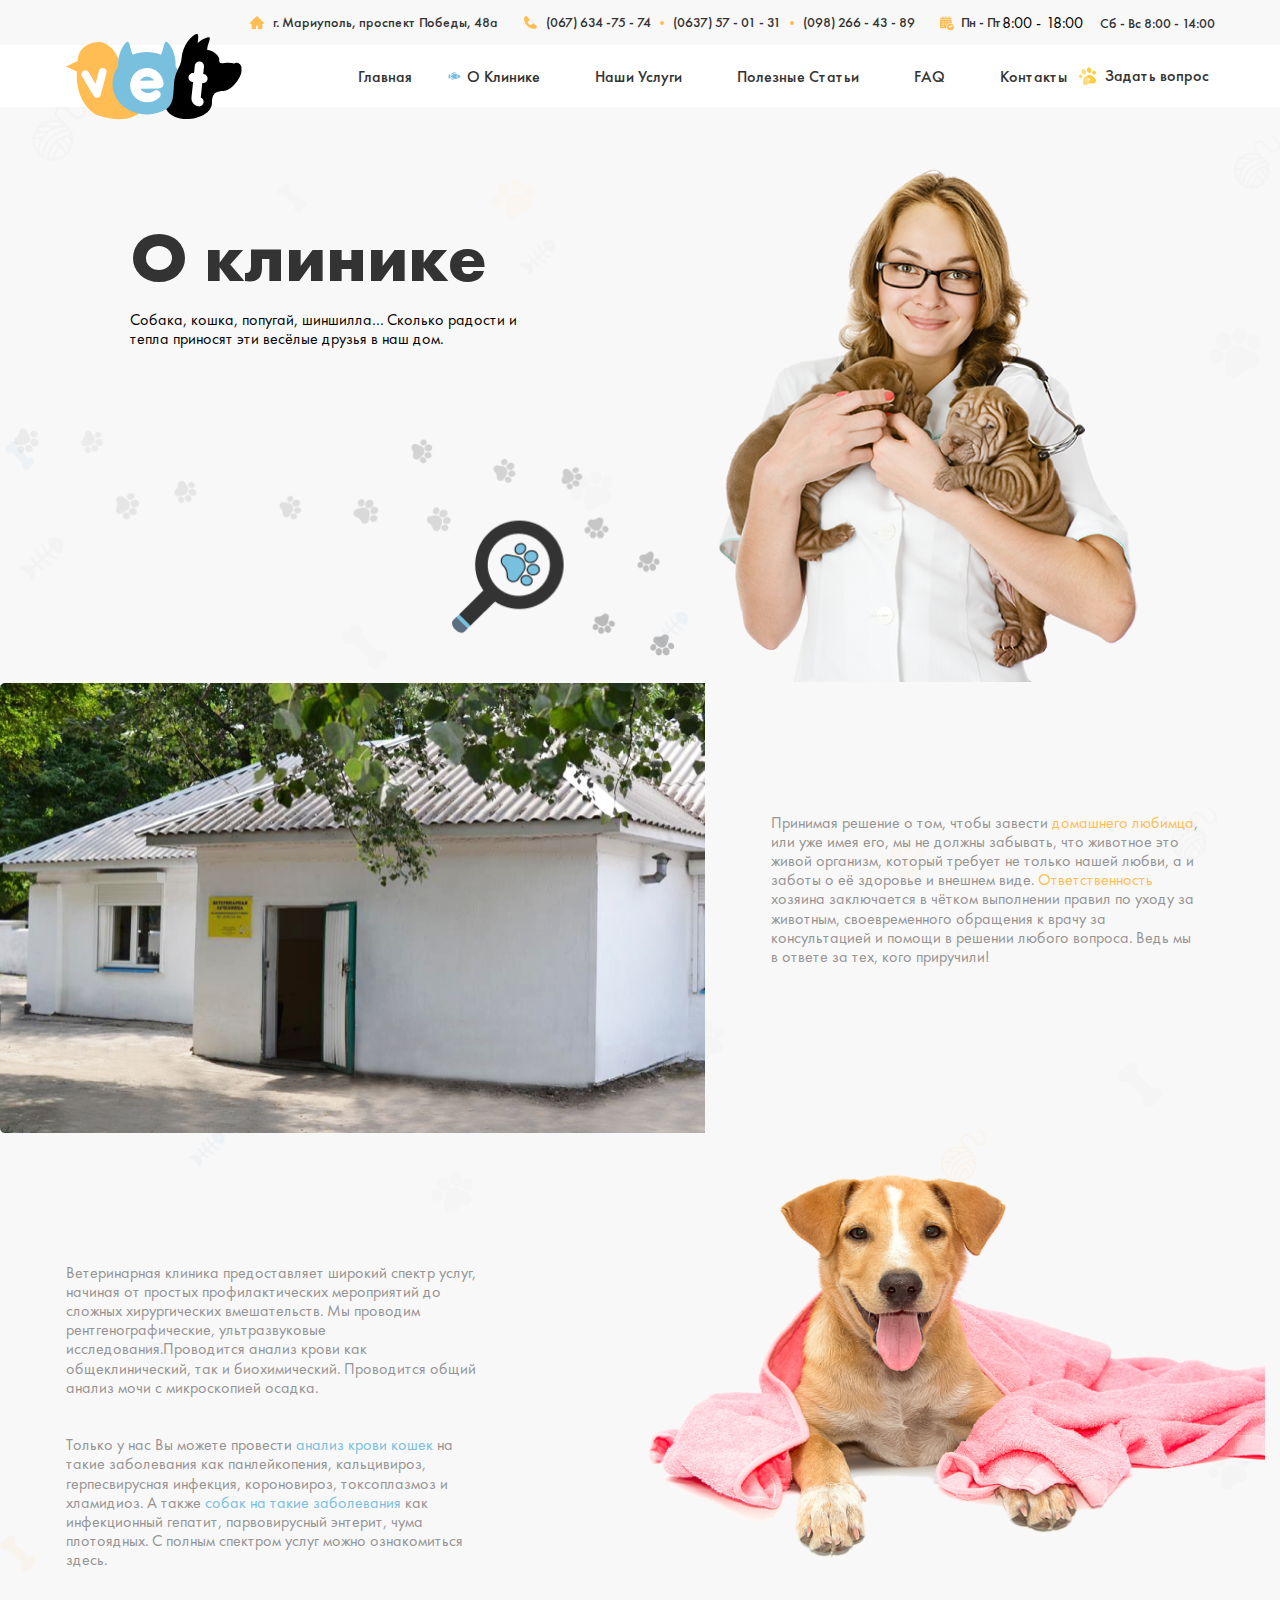
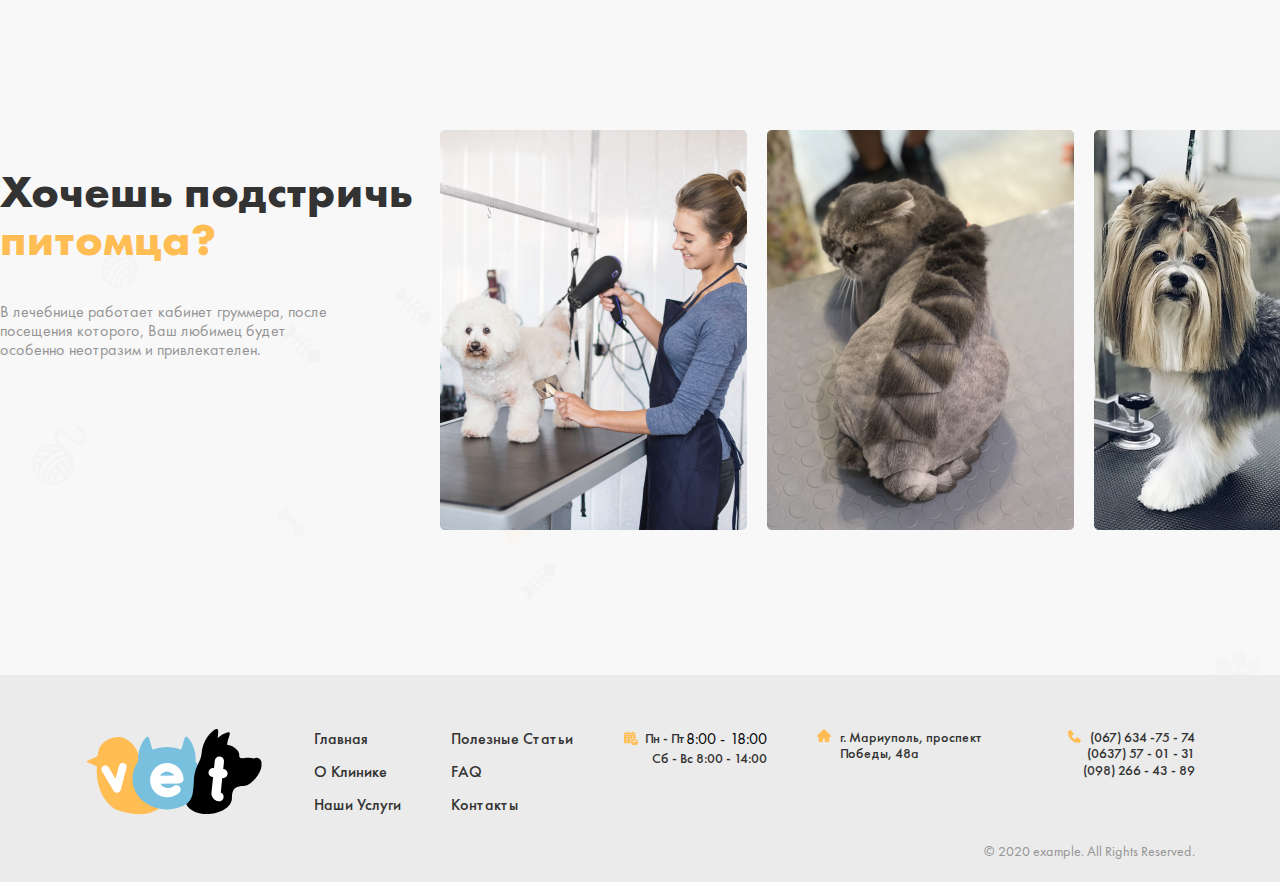
<file: about_company.html>
<!DOCTYPE html>
<html lang="ru">
<head>
    <meta charset="UTF-8">
    <meta http-equiv="X-UA-Compatible" content="IE=edge">
    <meta name="viewport" content="width=device-width, initial-scale=1.0">
    <link rel="stylesheet" href="./css/main.min.css">
    <title>О клинике</title>
</head>
<body>
    <header class="header">
        <div class="container">
            <div class="header-top">
                <div class="header-top-info">
                    <address class="header-top__address">
                        г. Мариуполь, проспект Победы, 48а
                    </address>
                    
                    <ul class="header-top__list-tel">
                        <li class="header-top__item-tel">
                            <a class="header-top__tel" href="tel:+0676347574">
                                (067) 634 -75 - 74
                            </a>
                        </li>
                        
                        <li class="header-top__item-tel">
                            <a class="header-top__tel" href="tel:+0637570131">
                                (0637) 57 - 01 - 31
                            </a>
                        </li>
                        
                        <li class="header-top__item-tel">
                            <a class="header-top__tel" href="tel:+0982664389">
                                (098) 266 - 43 - 89
                            </a>
                        </li>
                    </ul>
                    
                    <ul class="header-top__list-time">
                        <li class="header-top__item-time">
                            <span class="header-top__time">Пн - Пт</span> 8:00 - 18:00
                        </li>
                        
                        <li class="header-top__item-time">
                            <span class="header-top__time">Сб - Вс 8:00 - 14:00</span> 
                        </li>
                    </ul>
                </div>
            </div>
            
            <div class="header-bottom">
                <div class="header-bottom-info">
                    <a class="header__link" href="./index.html">
                        <img class="header__img" src="./images/logo.svg" alt="Logo of site" width="178" height="86">
                    </a>
                    
                    <ul class="header-bottom__list">
                        <li class="header-bottom__item">
                            <a class="header-bottom__link" href="./index.html">
                                Главная
                            </a>
                        </li>
                        
                        <li class="header-bottom__item  header-bottom--acive">
                            <a class="header-bottom__link" href="./about_company.html">
                                О Клинике
                            </a>
                        </li>
                        
                        <li class="header-bottom__item">
                            <a class="header-bottom__link" href="./services.html">
                                Наши Услуги
                            </a>
                        </li>
                        
                        <li class="header-bottom__item">
                            <a class="header-bottom__link" href="./blog.html">
                                Полезные Статьи
                            </a>
                        </li>
                        
                        <li class="header-bottom__item">
                            <a class="header-bottom__link" href="./faq.html">
                                FAQ
                            </a>
                        </li>
                        
                        <li class="header-bottom__item">
                            <a class="header-bottom__link" href="./contac.html">
                                Контакты
                            </a>
                        </li>
                    </ul>
                    
                    <button class="header-bottom__link-q js-modal-open">
                        Задать вопрос
                    </button>
                </div>
            </div>
        </div>
    </header>

    <!-- Main -->

    <main class="main">
        <div class="container">
            <div class="hero-blog hero-about-company">
              <h1 class="hero-blog__heading">
                О клинике
              </h1>
              <p class="hero-blog__text">
                Собака, кошка, попугай, шиншилла… Сколько радости и тепла приносят эти весёлые друзья в наш дом.
              </p>
            </div>
        </div>

        <!-- INFO  -->
        <section class="conpany-info">
            <div class="container">
                <div class="conpany-info__wrapper">
                    <div class="conpany-info__content">
                        <img src="images/about-company-info-house.png" alt="House Img" width="705" height="450">
                        <p class="conpany-info__text conpany-info__text__orange">
                            Принимая решение о том, чтобы завести <span class="conpany-info__text__orange">домашнего любимца</span>, или уже имея его, мы не должны забывать, что животное это живой организм, который требует не только нашей любви, а и заботы о её здоровье и  внешнем виде. <span class="conpany-info__text__orange">Ответственность</span> хозяина заключается в чётком выполнении правил по уходу за животным, своевременного обращения к врачу за консультацией и помощи в решении любого вопроса. Ведь мы в ответе за тех, кого приручили!
                        </p>
                    </div>
                    <div class="conpany-info__content">
                        <div class="conpany-info__text__wrapper">
                            <p class="conpany-info__text">
                                Ветеринарная клиника предоставляет широкий спектр услуг,  начиная от простых профилактических мероприятий до сложных хирургических вмешательств. Мы проводим рентгенографические, ультразвуковые исследования.Проводится анализ крови как общеклинический, так и биохимический. Проводится общий анализ мочи с микроскопией осадка. <br><br><br>
                                Только у нас Вы можете провести <span class="conpany-info__text__blue
                                ">анализ крови кошек</span> на такие заболевания как панлейкопения, кальцивироз, герпесвирусная инфекция, короновироз, токсоплазмоз и хламидиоз. А также <span class="conpany-info__text__blue
                                ">собак на такие заболевания</span>  как инфекционный гепатит, парвовирусный энтерит, чума плотоядных. С полным спектром услуг можно ознакомиться здесь.
                            </p>
                        </div>
                        <img src="images/about-company-info-dog.png" alt="House Img" width="705" height="450">
                    </div>

                    <section class="conpany-feature">
                        <div class="container">
                            <div class="conpany-feature__wrapper">
                                <div class="conpany-feature__content">
                                    <h2 class="conpany-feature__heading">
                                        Хочешь подстричь <span>питомца?</span>
                                    </h2>
                                    <p class="conpany-feature__text">
                                        В лечебнице работает кабинет груммера, после посещения которого, Ваш любимец будет особенно неотразим и привлекателен.
                                    </p>
                                </div>
                                <div class="conpany-feature__img">
                                    <img src="images/feature-vet-woman.png" alt="Vet woman" srcset="images/feature-vet-woman.png 1x ,images/feature-vet-woman@2x.png 2x" width="307" height="400">
                                    <img src="images/feature-cat.png" alt="Vet woman" srcset="images/feature-cat.png 1x ,images/feature-cat@2x.png 2x" width="307" height="400">
                                    <img src="images/feature-dog.png" alt="Vet woman" srcset="images/feature-dog.png 1x ,images/feature-dog@2x.png 2x" width="307" height="400">
                                </div>
                            </div>
                        </div>
                    </section>
                </div>
            </div>
        </section>
    </main>

    <!-- Footer -->

    <footer class="footer">
        <div class="container">
            <div class="footer-top">
                <a class="header__link" href="./index.html">
                    <img class="header__img" src="./images/logo.svg" alt="Logo of site" width="178" height="86">
                </a>
                
                <ul class="footer__list">
                    <li class="footer__item">
                        <a class="footer__link" href="./index.html">
                            Главная
                        </a>
                    </li>
                    
                    <li class="footer__item">
                        <a class="footer__link" href="./about_company.html">
                            О Клинике
                        </a>
                    </li>
                    
                    <li class="footer__item">
                        <a class="footer__link" href="./services.html">
                            Наши Услуги
                        </a>
                    </li>
                </ul>
                
                <ul class="footer__list">
                    <li class="footer__item">
                        <a class="footer__link" href="./blog.html">
                            Полезные Статьи
                        </a>
                    </li>
                    
                    <li class="footer__item">
                        <a class="footer__link" href="./faq.html">
                            FAQ
                        </a>
                    </li>
                    
                    <li class="footer__item">
                        <a class="footer__link" href="./contac.html">
                            Контакты
                        </a>
                    </li>
                </ul>
                
                <ul class="header-top__list-time">
                    <li class="header-top__item-time">
                        <span class="header-top__time">Пн - Пт</span> 8:00 - 18:00
                    </li>
                    
                    <li class="header-top__item-time">
                        <span class="header-top__time">Сб - Вс 8:00 - 14:00</span> 
                    </li>
                </ul>
                
                <address class="header-top__address">
                    г. Мариуполь, проспект Победы, 48а
                </address>
                
                <ul class="header-top__list-tel">
                    <li class="header-top__item-tel">
                        <a class="header-top__tel" href="tel:+0676347574">
                            (067) 634 -75 - 74
                        </a>
                    </li>
                    
                    <li class="header-top__item-tel">
                        <a class="header-top__tel" href="tel:+0637570131">
                            (0637) 57 - 01 - 31
                        </a>
                    </li>
                    
                    <li class="header-top__item-tel">
                        <a class="header-top__tel" href="tel:+0982664389">
                            (098) 266 - 43 - 89
                        </a>
                    </li>
                </ul>
            </div>
            
            <div class="footer-bottom">
                <p class="footer__author">
                    © 2020 example. All Rights Reserved.
                </p>
            </div>
        </div>
    </footer>
    
    <!-- Modal -->
    
    <section class="modal js-modal">
        <div class="form-container">
            <div class="content-wrapper">
                <div class="left-content__wrapper">
                    <button class="exit-button" type="button"><img src="./images/modal-exit.svg" alt="Modal exit" width="18" height="18"></button>
                    <p class="form-info">Авторизация:</p>
                    <a class="google" href="#">Войти через Google</a>
                    <a class="facebook" href="#">Войти через Facebook</a>
                </div>
                
                <form class="input-question" action="https://echo.htmlacademy.ru"  method="POST" >
                    
                    <h2 class="form-heading">Задать вопрос</h2>
                    <input class="input-name" type="text" name="name" placeholder="Ваше имя" required>
                    
                    <textarea class="question-input" name="question" cols="30" rows="10" placeholder="Опишите Ваш вопрос."></textarea>
                    
                    <button class="form-button" type="submit">Отправить</button>
                </form>
            </div>
        </div>
    </section>
    
    <script src="./js/main.js"></script>
</body>
</html>
</file>
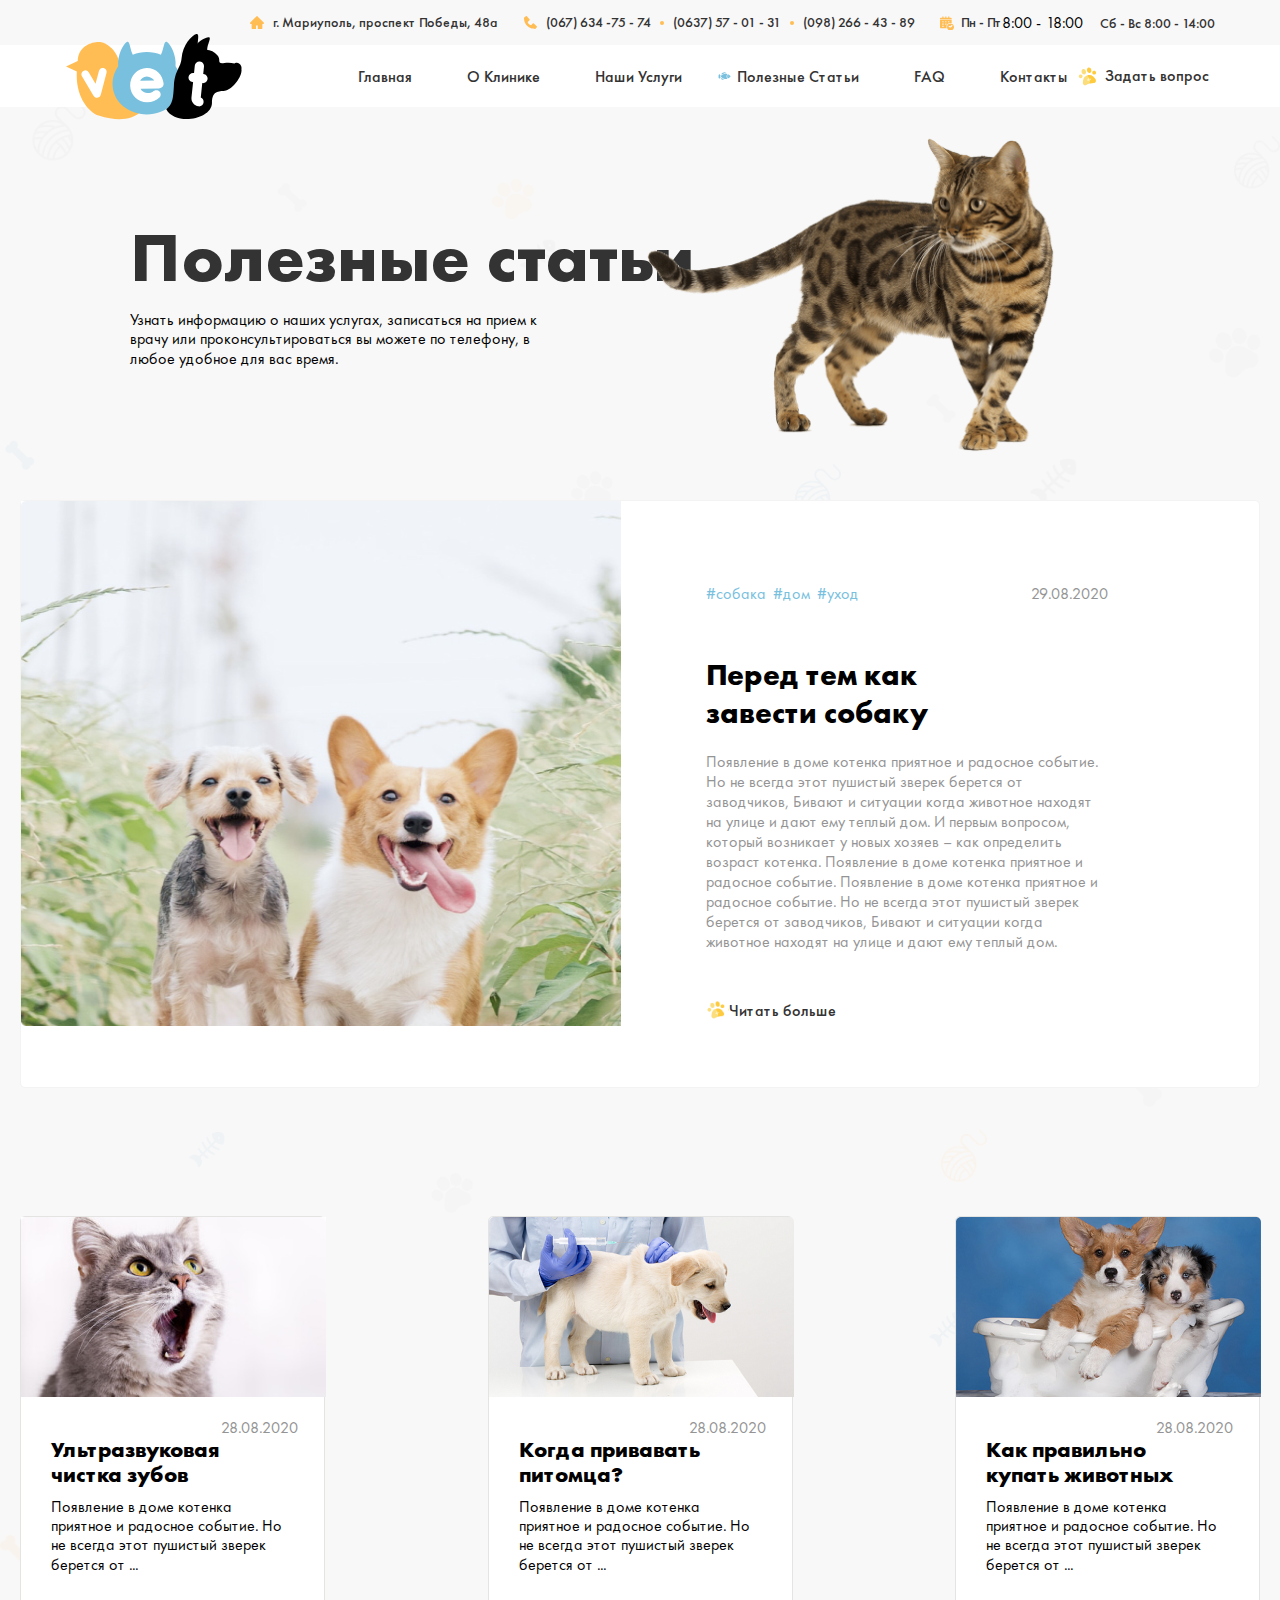
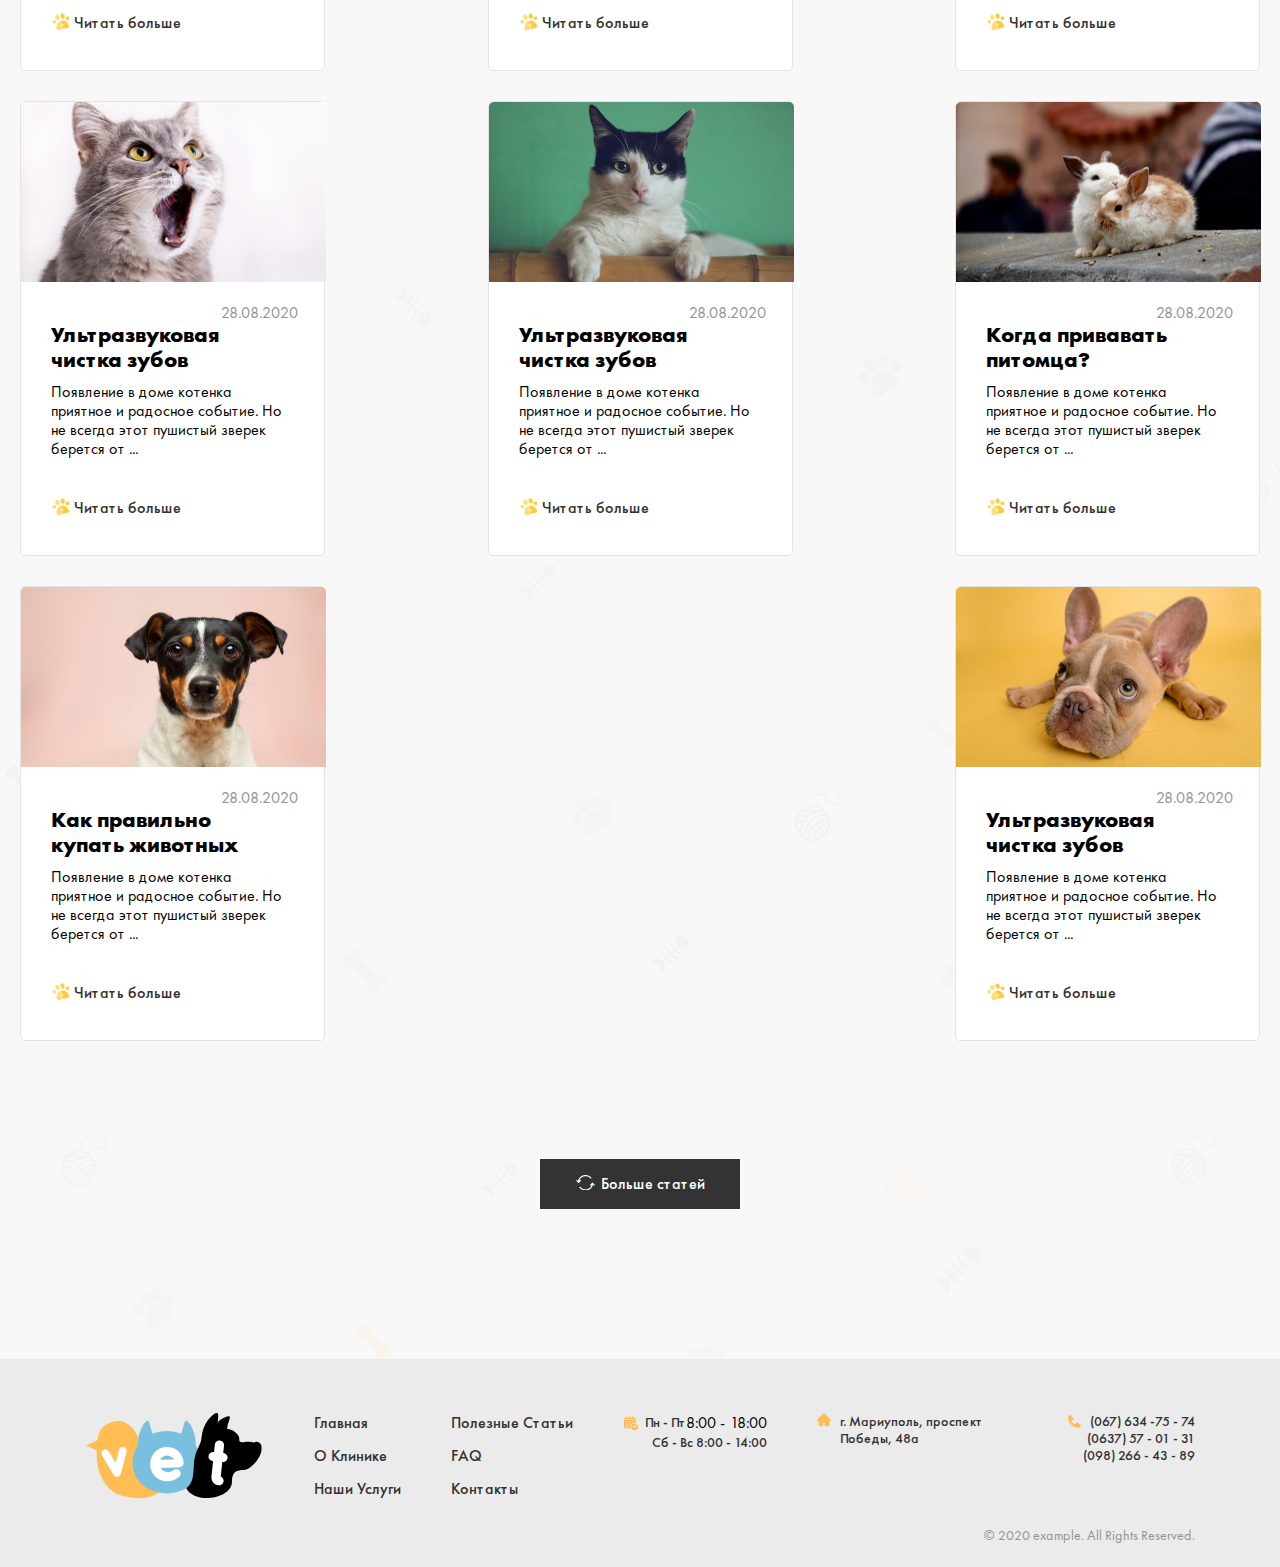
<file: blog.html>
<!DOCTYPE html>
<html lang="ru">
<head>
  <meta charset="UTF-8">
  <meta http-equiv="X-UA-Compatible" content="IE=edge">
  <meta name="viewport" content="width=device-width, initial-scale=1.0">
  <link rel="stylesheet" href="./css/main.min.css">
  <title>Полезные статьи</title>
</head>
<body>
  <!-- Header -->
  
  <header class="header">
    <div class="container">
        <div class="header-top">
            <div class="header-top-info">
                <address class="header-top__address">
                    г. Мариуполь, проспект Победы, 48а
                </address>
                
                <ul class="header-top__list-tel">
                    <li class="header-top__item-tel">
                        <a class="header-top__tel" href="tel:+0676347574">
                            (067) 634 -75 - 74
                        </a>
                    </li>
                    
                    <li class="header-top__item-tel">
                        <a class="header-top__tel" href="tel:+0637570131">
                            (0637) 57 - 01 - 31
                        </a>
                    </li>
                    
                    <li class="header-top__item-tel">
                        <a class="header-top__tel" href="tel:+0982664389">
                            (098) 266 - 43 - 89
                        </a>
                    </li>
                </ul>
                
                <ul class="header-top__list-time">
                    <li class="header-top__item-time">
                        <span class="header-top__time">Пн - Пт</span> 8:00 - 18:00
                    </li>
                    
                    <li class="header-top__item-time">
                        <span class="header-top__time">Сб - Вс 8:00 - 14:00</span> 
                    </li>
                </ul>
            </div>
        </div>
        
        <div class="header-bottom">
            <div class="header-bottom-info">
                <a class="header__link" href="./index.html">
                    <img class="header__img" src="./images/logo.svg" alt="Logo of site" width="178" height="86">
                </a>
                
                <ul class="header-bottom__list">
                    <li class="header-bottom__item">
                        <a class="header-bottom__link" href="./index.html">
                            Главная
                        </a>
                    </li>
                    
                    <li class="header-bottom__item">
                        <a class="header-bottom__link" href="./about_company.html">
                            О Клинике
                        </a>
                    </li>
                    
                    <li class="header-bottom__item">
                        <a class="header-bottom__link" href="./services.html">
                            Наши Услуги
                        </a>
                    </li>
                    
                    <li class="header-bottom__item header-bottom--acive">
                        <a class="header-bottom__link" href="./blog.html">
                            Полезные Статьи
                        </a>
                    </li>
                    
                    <li class="header-bottom__item">
                        <a class="header-bottom__link" href="./faq.html">
                            FAQ
                        </a>
                    </li>
                    
                    <li class="header-bottom__item">
                        <a class="header-bottom__link" href="./contac.html">
                            Контакты
                        </a>
                    </li>
                </ul>
                
                <button class="header-bottom__link-q js-modal-open">
                    Задать вопрос
                </button>
            </div>
        </div>
    </div>
</header>
  
  <!-- Main -->
  
  <main class="blog-main">
    <div class="container">
      
      <!-- HERO BLOG  -->
      <div class="hero-blog">
        <h1 class="hero-blog__heading">
          Полезные статьи
        </h1>
        <p class="hero-blog__text">
          Узнать информацию о наших услугах, записаться на прием к врачу или проконсультироваться вы можете по телефону, в любое удобное для вас время.
        </p>
      </div>
      
      
      <!-- BLOG POST D -->
      <section class="blog-post">
        <picture>
          <source
          type="image/webp"
          media="(max-width: 425px)"
          srcset="
          ./images/blog-post-dog-mobile.webp 1x,
          ./imimages/blog-post-dog-mobile@2x.webp 2x
          "
          />
          <source
          type="image/webp"
          srcset="
          ./images/blog-post-dog.webp 1x,
          ./images/blog-post-dog@2x.webp 2x
          "
          />
          <source
          type="image/webp"
          media="(max-width: 425px)"
          srcset="
          ./images/blog-post-dog-mobile.jpg 1x,
          ./images/blog-post-dog-mobile@2x.jpg 2x
          "
          />
          <img src="./images/blog-post-dog.jpg"
          srcset="./images/blog-post-dog.jpg 1x, ./img/blog-post-dog@2x.jpg 2x"
          alt="Dog images that look at you"
          width="600"
          height="525"
          />
          
          
        </picture>
        
        <div class="blog-post-content">
          <div class="blog-post-content-top">
            <ul class="blog-post-content-top__links">
              <li class="blog-post-content-top__item">
                <a class="blog-post-content-top__link" href="#">#собака</a>
              </li>
              <li class="blog-post-content-top__item">
                <a class="blog-post-content-top__link" href="#">#дом</a>
              </li>
              <li class="blog-post-content-top__item">
                <a class="blog-post-content-top__link" href="#">#уход</a>
              </li>
            </ul>
            
            <time class="time" datetime="2020-08-29">29.08.2020</time>
          </div>
          
          <h2 class="blog-post__heading">
            Перед тем как завести собаку
          </h2>
          
          <div class="blog-post__text">
            Появление в доме котенка приятное и радосное событие. Но не всегда этот пушистый зверек берется от заводчиков, Бивают и ситуации когда животное находят на улице и дают ему теплый дом. И первым вопросом, который возникает у новых хозяев – как определить возраст котенка. Появление в доме котенка приятное и радосное событие. Появление в доме котенка приятное и радосное событие. Но не всегда этот пушистый зверек берется от заводчиков, Бивают и ситуации когда животное находят на улице и дают ему теплый дом.
          </div>
          
          <a class="blog-post__link" href="#">Читать больше</a>
        </div>
      </section>
      <!-- BLOG GRID -->
      <section class="blog-grid">
        <ul class="blog-grid__list">
          <li class="blog-grid__item">
            <div class="blog-grid__img"></div>
            <div class="blog-grid__content">
              <time class="time time__grid" datetime="2020-08-28">28.08.2020</time>
              <h3 class="blog-grid__heading">
                Ультразвуковая чистка зубов
              </h3>
              <p class="blog-grid__text">
                Появление в доме котенка приятное и радосное событие. Но не всегда этот пушистый зверек берется от ...
              </p>
              <a class="blog-post__link" href="#">Читать больше</a>
            </div>
          </li>
          <li class="blog-grid__item">
            <div class="blog-grid__img__whitedog"></div>
            <div class="blog-grid__content">
              <time class="time time__grid" datetime="2020-08-28">28.08.2020</time>
              <h3 class="blog-grid__heading">
                Когда привавать питомца?
              </h3>
              <p class="blog-grid__text">
                Появление в доме котенка приятное и радосное событие. Но не всегда этот пушистый зверек берется от ...
              </p>
              <a class="blog-post__link" href="#">Читать больше</a>
            </div>
          </li>
          <li class="blog-grid__item">
            <div class="blog-grid__img__twodog"></div>
            <div class="blog-grid__content">
              <time class="time time__grid" datetime="2020-08-28">28.08.2020</time>
              <h3 class="blog-grid__heading">
                Как правильно купать животных
              </h3>
              <p class="blog-grid__text">
                Появление в доме котенка приятное и радосное событие. Но не всегда этот пушистый зверек берется от ...
              </p>
              <a class="blog-post__link" href="#">Читать больше</a>
            </div>
          </li>
          <li class="blog-grid__item">
            <div class="blog-grid__img"></div>
            <div class="blog-grid__content">
              <time class="time time__grid" datetime="2020-08-28">28.08.2020</time>
              <h3 class="blog-grid__heading">
                Ультразвуковая чистка зубов
              </h3>
              <p class="blog-grid__text">
                Появление в доме котенка приятное и радосное событие. Но не всегда этот пушистый зверек берется от ...
              </p>
              <a class="blog-post__link" href="#">Читать больше</a>
            </div>
          </li>
          <li class="blog-grid__item">
            <div class="blog-grid__img__cat__white"></div>
            <div class="blog-grid__content">
              <time class="time time__grid" datetime="2020-08-28">28.08.2020</time>
              <h3 class="blog-grid__heading">
                Ультразвуковая чистка зубов
              </h3>
              <p class="blog-grid__text">
                Появление в доме котенка приятное и радосное событие. Но не всегда этот пушистый зверек берется от ...
              </p>
              <a class="blog-post__link" href="#">Читать больше</a>
            </div>
          </li>
          <li class="blog-grid__item">
            <div class="blog-grid__img__maus"></div>
            <div class="blog-grid__content">
              <time class="time time__grid" datetime="2020-08-28">28.08.2020</time>
              <h3 class="blog-grid__heading">
                Когда привавать питомца?
              </h3>
              <p class="blog-grid__text">
                Появление в доме котенка приятное и радосное событие. Но не всегда этот пушистый зверек берется от ...
              </p>
              <a class="blog-post__link" href="#">Читать больше</a>
            </div>
          </li>
          <li class="blog-grid__item">
            <div class="blog-grid__img__dog__black"></div>
            <div class="blog-grid__content">
              <time class="time time__grid" datetime="2020-08-28">28.08.2020</time>
              <h3 class="blog-grid__heading">
                Как правильно купать животных
              </h3>
              <p class="blog-grid__text">
                Появление в доме котенка приятное и радосное событие. Но не всегда этот пушистый зверек берется от ...
              </p>
              <a class="blog-post__link" href="#">Читать больше</a>
            </div>
          </li>
          <li class="blog-grid__item">
            <div class="blog-grid__img__dog__choco"></div>
            <div class="blog-grid__content">
              <time class="time time__grid" datetime="2020-08-28">28.08.2020</time>
              <h3 class="blog-grid__heading">
                Ультразвуковая чистка зубов
              </h3>
              <p class="blog-grid__text">
                Появление в доме котенка приятное и радосное событие. Но не всегда этот пушистый зверек берется от ...
              </p>
              <a class="blog-post__link" href="#">Читать больше</a>
            </div>
          </li>
        </ul>
        <button class="blog-grid__button" type="button">Больше статей</button>
      </section>
    </div>
  </main>
  
  <!-- Footer -->
  
  <footer class="footer">
    <div class="container">
        <div class="footer-top">
            <a class="header__link" href="./index.html">
                <img class="header__img" src="./images/logo.svg" alt="Logo of site" width="178" height="86">
            </a>
            
            <ul class="footer__list">
                <li class="footer__item">
                    <a class="footer__link" href="./index.html">
                        Главная
                    </a>
                </li>
                
                <li class="footer__item">
                    <a class="footer__link" href="./about_company.html">
                        О Клинике
                    </a>
                </li>
                
                <li class="footer__item">
                    <a class="footer__link" href="./services.html">
                        Наши Услуги
                    </a>
                </li>
            </ul>
            
            <ul class="footer__list">
                <li class="footer__item">
                    <a class="footer__link" href="./blog.html">
                        Полезные Статьи
                    </a>
                </li>
                
                <li class="footer__item">
                    <a class="footer__link" href="./faq.html">
                        FAQ
                    </a>
                </li>
                
                <li class="footer__item">
                    <a class="footer__link" href="./contac.html">
                        Контакты
                    </a>
                </li>
            </ul>
            
            <ul class="header-top__list-time">
                <li class="header-top__item-time">
                    <span class="header-top__time">Пн - Пт</span> 8:00 - 18:00
                </li>
                
                <li class="header-top__item-time">
                    <span class="header-top__time">Сб - Вс 8:00 - 14:00</span> 
                </li>
            </ul>
            
            <address class="header-top__address">
                г. Мариуполь, проспект Победы, 48а
            </address>
            
            <ul class="header-top__list-tel">
                <li class="header-top__item-tel">
                    <a class="header-top__tel" href="tel:+0676347574">
                        (067) 634 -75 - 74
                    </a>
                </li>
                
                <li class="header-top__item-tel">
                    <a class="header-top__tel" href="tel:+0637570131">
                        (0637) 57 - 01 - 31
                    </a>
                </li>
                
                <li class="header-top__item-tel">
                    <a class="header-top__tel" href="tel:+0982664389">
                        (098) 266 - 43 - 89
                    </a>
                </li>
            </ul>
        </div>
        
        <div class="footer-bottom">
            <p class="footer__author">
                © 2020 example. All Rights Reserved.
            </p>
        </div>
    </div>
</footer>

<!-- Modal -->

<section class="modal js-modal">
    <div class="form-container">
        <div class="content-wrapper">
            <div class="left-content__wrapper">
                <button class="exit-button" type="button"><img src="./images/modal-exit.svg" alt="Modal exit" width="18" height="18"></button>
                <p class="form-info">Авторизация:</p>
                <a class="google" href="#">Войти через Google</a>
                <a class="facebook" href="#">Войти через Facebook</a>
            </div>
            
            <form class="input-question" action="https://echo.htmlacademy.ru"  method="POST" >
                
                <h2 class="form-heading">Задать вопрос</h2>
                <input class="input-name" type="text" name="name" placeholder="Ваше имя" required>
                
                <textarea class="question-input" name="question" cols="30" rows="10" placeholder="Опишите Ваш вопрос."></textarea>
                
                <button class="form-button" type="submit">Отправить</button>
            </form>
        </div>
    </div>
</section>

<script src="./js/main.js"></script>
</body>
</html>
</file>
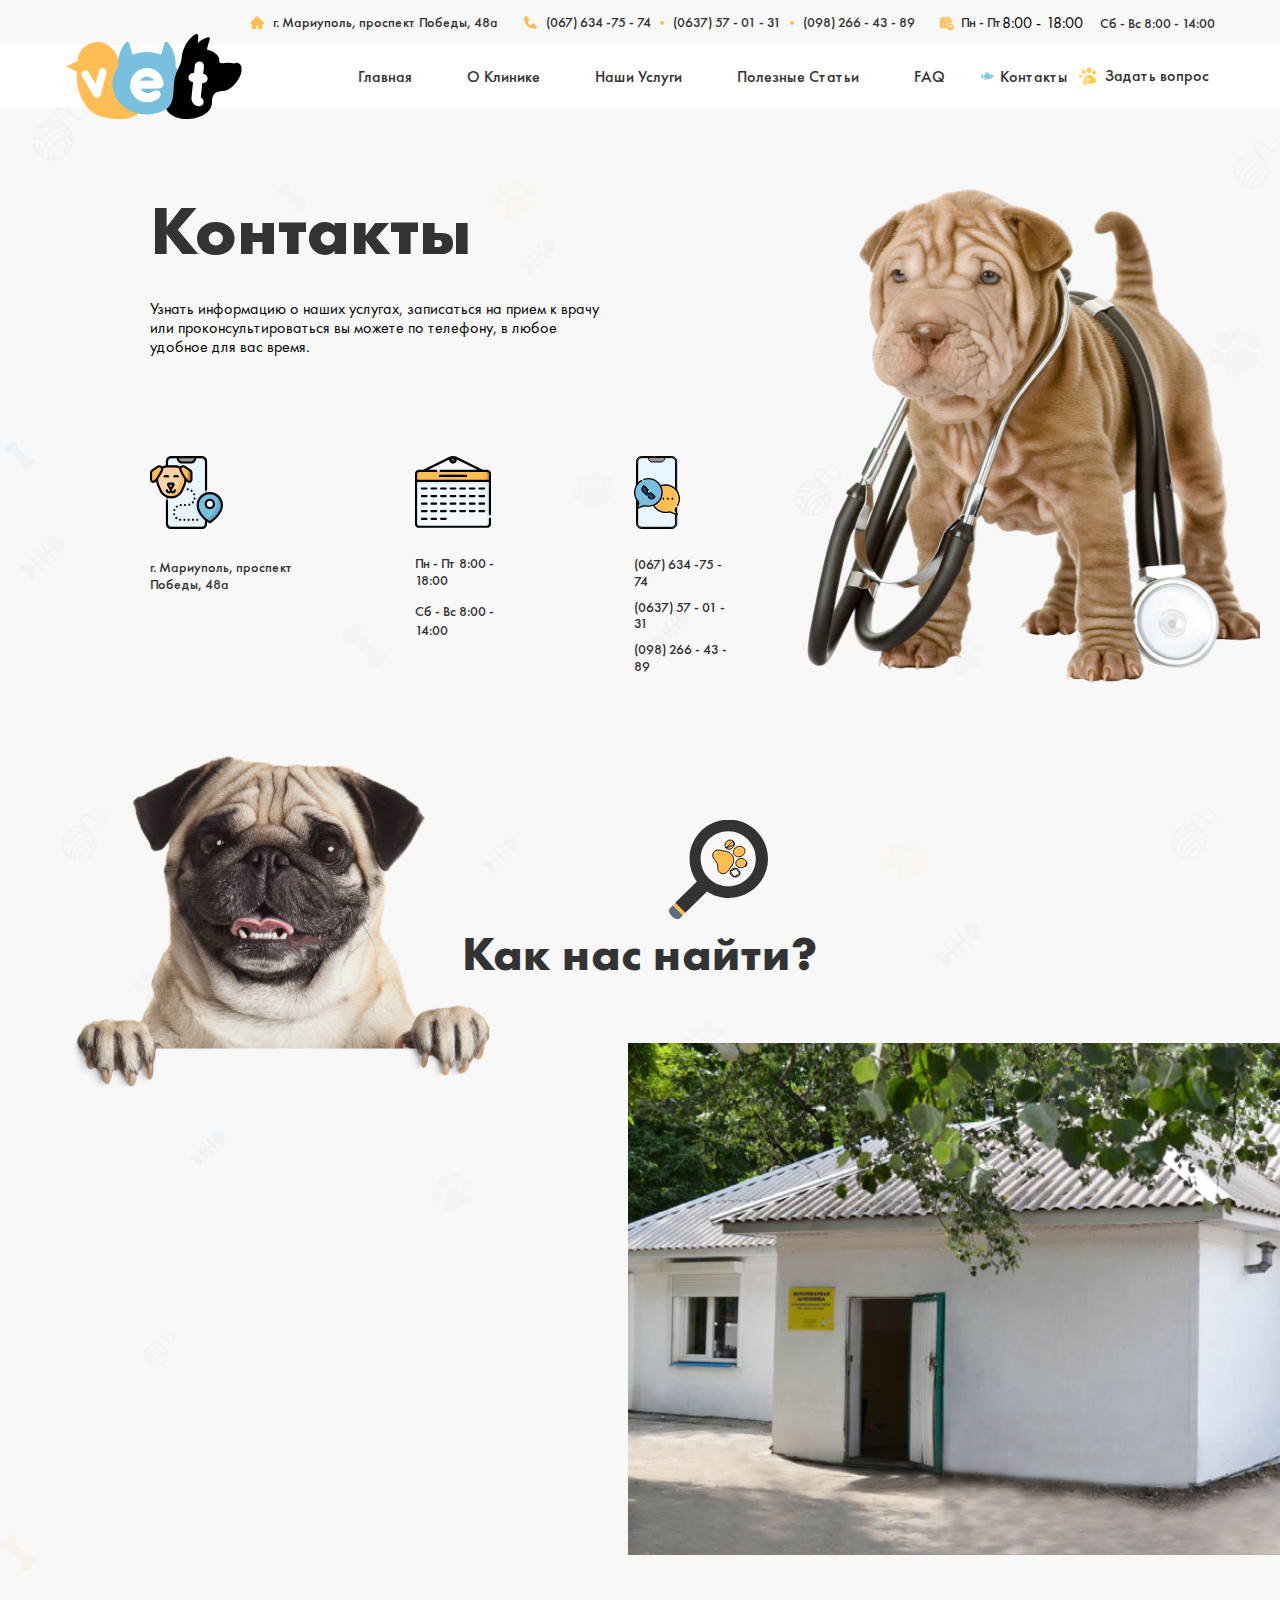
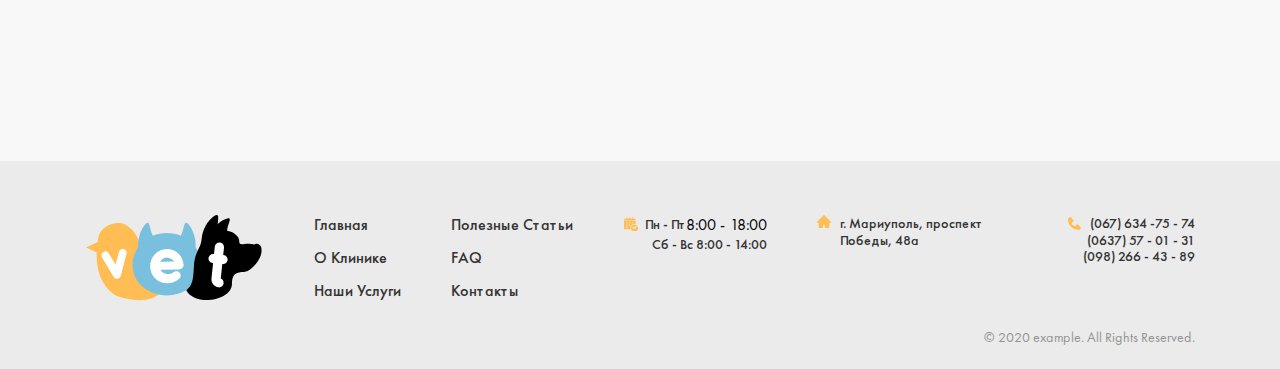
<file: contac.html>
<!DOCTYPE html>
<html lang="ru">
<head>
    <meta charset="UTF-8">
    <meta http-equiv="X-UA-Compatible" content="IE=edge">
    <meta name="viewport" content="width=device-width, initial-scale=1.0">
    <link rel="stylesheet" href="./css/main.min.css">
    <title>Контакты</title>
</head>
<body>
    <header class="header">
        <div class="container">
            <div class="header-top">
                <div class="header-top-info">
                    <address class="header-top__address">
                        г. Мариуполь, проспект Победы, 48а
                    </address>
                    
                    <ul class="header-top__list-tel">
                        <li class="header-top__item-tel">
                            <a class="header-top__tel" href="tel:+0676347574">
                                (067) 634 -75 - 74
                            </a>
                        </li>
                        
                        <li class="header-top__item-tel">
                            <a class="header-top__tel" href="tel:+0637570131">
                                (0637) 57 - 01 - 31
                            </a>
                        </li>
                        
                        <li class="header-top__item-tel">
                            <a class="header-top__tel" href="tel:+0982664389">
                                (098) 266 - 43 - 89
                            </a>
                        </li>
                    </ul>
                    
                    <ul class="header-top__list-time">
                        <li class="header-top__item-time">
                            <span class="header-top__time">Пн - Пт</span> 8:00 - 18:00
                        </li>
                        
                        <li class="header-top__item-time">
                            <span class="header-top__time">Сб - Вс 8:00 - 14:00</span> 
                        </li>
                    </ul>
                </div>
            </div>
            
            <div class="header-bottom">
                <div class="header-bottom-info">
                    <a class="header__link" href="./index.html">
                        <img class="header__img" src="./images/logo.svg" alt="Logo of site" width="178" height="86">
                    </a>
                    
                    <ul class="header-bottom__list">
                        <li class="header-bottom__item">
                            <a class="header-bottom__link" href="./index.html">
                                Главная
                            </a>
                        </li>
                        
                        <li class="header-bottom__item">
                            <a class="header-bottom__link" href="./about_company.html">
                                О Клинике
                            </a>
                        </li>
                        
                        <li class="header-bottom__item">
                            <a class="header-bottom__link" href="./services.html">
                                Наши Услуги
                            </a>
                        </li>
                        
                        <li class="header-bottom__item">
                            <a class="header-bottom__link" href="./blog.html">
                                Полезные Статьи
                            </a>
                        </li>
                        
                        <li class="header-bottom__item">
                            <a class="header-bottom__link" href="./faq.html">
                                FAQ
                            </a>
                        </li>
                        
                        <li class="header-bottom__item header-bottom--acive">
                            <a class="header-bottom__link" href="./contac.html">
                                Контакты
                            </a>
                        </li>
                    </ul>
                    
                    <button class="header-bottom__link-q js-modal-open">
                        Задать вопрос
                    </button>
                </div>
            </div>
        </div>
    </header>
    
    <!-- Main -->
    
    <main class="main">
        <section class="contact">
            <div class="container">
                <div class="contact-mega-area">
                    <div class="contact-area">
                        <div class="contact-info">
                            <h1 class="contact-info__heading main-heading">
                                Контакты
                            </h1>
                            
                            <p class="contact-info__desc main-desc">
                                Узнать информацию о наших услугах, записаться на прием к врачу или проконсультироваться вы можете по телефону, в любое удобное для вас время.
                            </p>
                        </div>
                        
                        <div class="contact-date">
                            <address class="header-top__address">
                                г. Мариуполь, проспект Победы, 48а
                            </address>
                            
                            <ul class="header-top__list-time">
                                <li class="header-top__item-time">
                                    <span class="header-top__time">Пн - Пт 8:00 - 18:00</span>
                                </li>
                                
                                <li class="header-top__item-time">
                                    <span class="header-top__time">Сб - Вс 8:00 - 14:00</span> 
                                </li>
                            </ul>
                            
                            <ul class="header-top__list-tel">
                                <li class="header-top__item-tel">
                                    <a class="header-top__tel" href="tel:+0676347574">
                                        (067) 634 -75 - 74
                                    </a>
                                </li>
                                
                                <li class="header-top__item-tel">
                                    <a class="header-top__tel" href="tel:+0637570131">
                                        (0637) 57 - 01 - 31
                                    </a>
                                </li>
                                
                                <li class="header-top__item-tel">
                                    <a class="header-top__tel" href="tel:+0982664389">
                                        (098) 266 - 43 - 89
                                    </a>
                                </li>
                            </ul>
                        </div>
                    </div>
                </div>
            </div>
        </section>

        <!-- Location -->

        <section class="location">
            <div class="container">
                <h2 class="location__heading main-heading">
                    Как нас найти?
                </h2>

                <div class="location-info">
                    <iframe class="location-info__map" src="https://www.google.com/maps/embed?pb=!1m18!1m12!1m3!1d2715.773834744168!2d37.51967621513358!3d47.10350423058934!2m3!1f0!2f0!3f0!3m2!1i1024!2i768!4f13.1!3m3!1m2!1s0x40e6e386b00d2d39%3A0xf76ffbb6f85a175e!2sZhovtnevyi%20district%2C%20Mariupol&#39;%2C%20Donetsk%20Oblast%2C%20Ukraine%2C%2087500!5e0!3m2!1sen!2s!4v1630745280280!5m2!1sen!2s" width="847" height="512" style="border:0;" allowfullscreen="" loading="lazy"></iframe>

                    <img class="location-info__img" src="./images/location-home.png" alt="One home" width="769" height="512">
                </div>
            </div>
        </section>
    </main>
    
    <!-- Footer -->
    
    <footer class="footer">
        <div class="container">
            <div class="footer-top">
                <a class="header__link" href="./index.html">
                    <img class="header__img" src="./images/logo.svg" alt="Logo of site" width="178" height="86">
                </a>
                
                <ul class="footer__list">
                    <li class="footer__item">
                        <a class="footer__link" href="./index.html">
                            Главная
                        </a>
                    </li>
                    
                    <li class="footer__item">
                        <a class="footer__link" href="./about_company.html">
                            О Клинике
                        </a>
                    </li>
                    
                    <li class="footer__item">
                        <a class="footer__link" href="./services.html">
                            Наши Услуги
                        </a>
                    </li>
                </ul>
                
                <ul class="footer__list">
                    <li class="footer__item">
                        <a class="footer__link" href="./blog.html">
                            Полезные Статьи
                        </a>
                    </li>
                    
                    <li class="footer__item">
                        <a class="footer__link" href="./faq.html">
                            FAQ
                        </a>
                    </li>
                    
                    <li class="footer__item">
                        <a class="footer__link" href="./contac.html">
                            Контакты
                        </a>
                    </li>
                </ul>
                
                <ul class="header-top__list-time">
                    <li class="header-top__item-time">
                        <span class="header-top__time">Пн - Пт</span> 8:00 - 18:00
                    </li>
                    
                    <li class="header-top__item-time">
                        <span class="header-top__time">Сб - Вс 8:00 - 14:00</span> 
                    </li>
                </ul>
                
                <address class="header-top__address">
                    г. Мариуполь, проспект Победы, 48а
                </address>
                
                <ul class="header-top__list-tel">
                    <li class="header-top__item-tel">
                        <a class="header-top__tel" href="tel:+0676347574">
                            (067) 634 -75 - 74
                        </a>
                    </li>
                    
                    <li class="header-top__item-tel">
                        <a class="header-top__tel" href="tel:+0637570131">
                            (0637) 57 - 01 - 31
                        </a>
                    </li>
                    
                    <li class="header-top__item-tel">
                        <a class="header-top__tel" href="tel:+0982664389">
                            (098) 266 - 43 - 89
                        </a>
                    </li>
                </ul>
            </div>
            
            <div class="footer-bottom">
                <p class="footer__author">
                    © 2020 example. All Rights Reserved.
                </p>
            </div>
        </div>
    </footer>
 <!-- Modal -->
    
 <section class="modal js-modal">
    <div class="form-container">
        <div class="content-wrapper">
            <div class="left-content__wrapper">
                <button class="exit-button" type="button"><img src="./images/modal-exit.svg" alt="Modal exit" width="18" height="18"></button>
                <p class="form-info">Авторизация:</p>
                <a class="google" href="#">Войти через Google</a>
                <a class="facebook" href="#">Войти через Facebook</a>
            </div>
            
            <form class="input-question" action="https://echo.htmlacademy.ru"  method="POST" >
                
                <h2 class="form-heading">Задать вопрос</h2>
                <input class="input-name" type="text" name="name" placeholder="Ваше имя" required>
                
                <textarea class="question-input" name="question" cols="30" rows="10" placeholder="Опишите Ваш вопрос."></textarea>
                
                <button class="form-button" type="submit">Отправить</button>
            </form>
        </div>
    </div>
</section>

<script src="./js/main.js"></script>
</body>
</html>
</file>
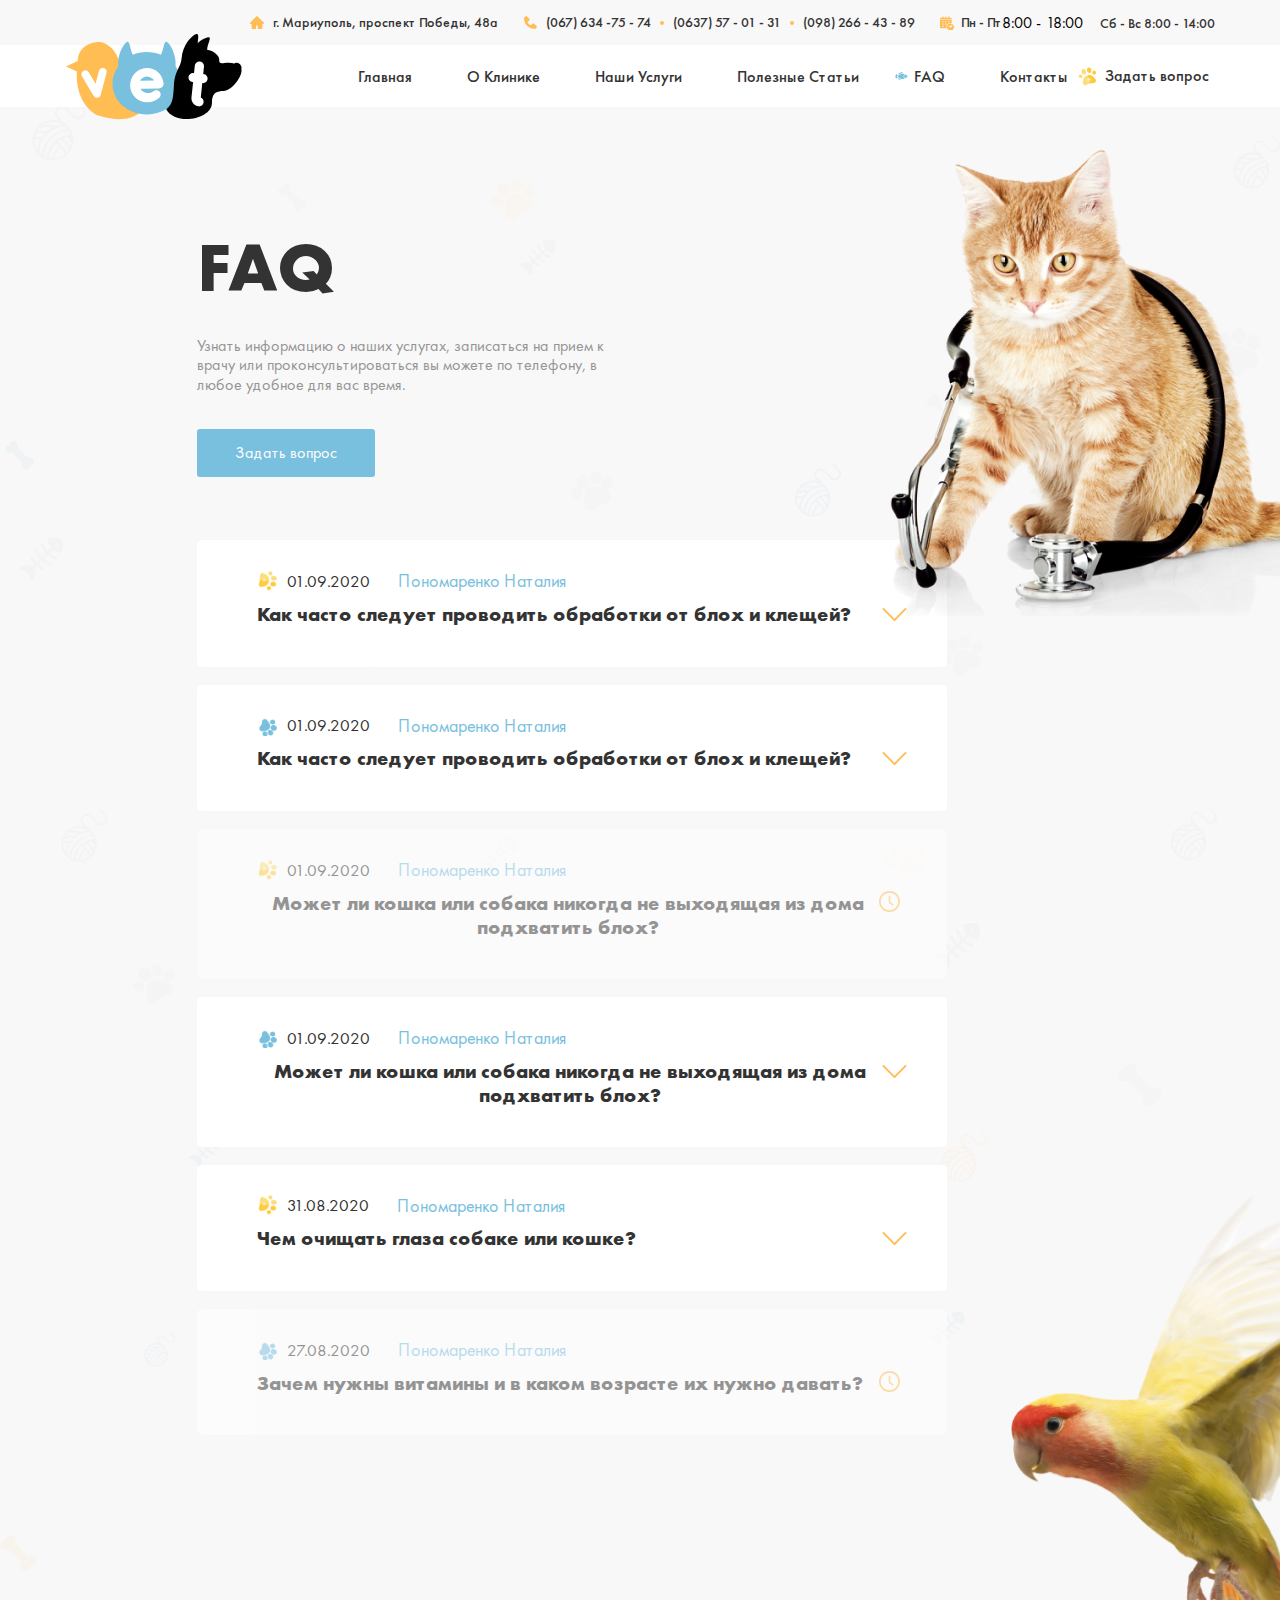
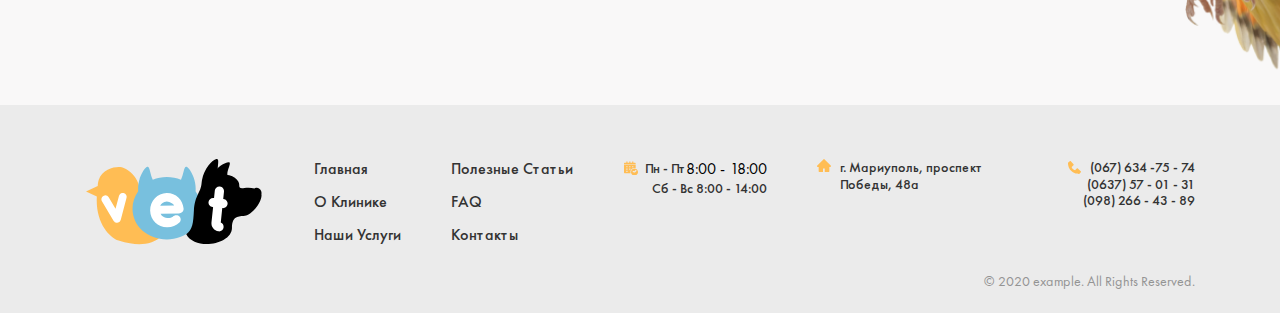
<file: faq.html>
<!DOCTYPE html>
<html lang="en">
<head>
    <meta charset="UTF-8">
    <meta http-equiv="X-UA-Compatible" content="IE=edge">
    <meta name="viewport" content="width=device-width, initial-scale=1.0">
    <link rel="stylesheet" href="./css/main.min.css">
    <title>FAQ</title>
</head>
<body>
    <header class="header">
        <div class="container">
            <div class="header-top">
                <div class="header-top-info">
                    <address class="header-top__address">
                        г. Мариуполь, проспект Победы, 48а
                    </address>
                    
                    <ul class="header-top__list-tel">
                        <li class="header-top__item-tel">
                            <a class="header-top__tel" href="tel:+0676347574">
                                (067) 634 -75 - 74
                            </a>
                        </li>
                        
                        <li class="header-top__item-tel">
                            <a class="header-top__tel" href="tel:+0637570131">
                                (0637) 57 - 01 - 31
                            </a>
                        </li>
                        
                        <li class="header-top__item-tel">
                            <a class="header-top__tel" href="tel:+0982664389">
                                (098) 266 - 43 - 89
                            </a>
                        </li>
                    </ul>
                    
                    <ul class="header-top__list-time">
                        <li class="header-top__item-time">
                            <span class="header-top__time">Пн - Пт</span> 8:00 - 18:00
                        </li>
                        
                        <li class="header-top__item-time">
                            <span class="header-top__time">Сб - Вс 8:00 - 14:00</span> 
                        </li>
                    </ul>
                </div>
            </div>
            
            <div class="header-bottom">
                <div class="header-bottom-info">
                    <a class="header__link" href="./index.html">
                        <img class="header__img" src="./images/logo.svg" alt="Logo of site" width="178" height="86">
                    </a>
                    
                    <ul class="header-bottom__list">
                        <li class="header-bottom__item">
                            <a class="header-bottom__link" href="./index.html">
                                Главная
                            </a>
                        </li>
                        
                        <li class="header-bottom__item">
                            <a class="header-bottom__link" href="./about_company.html">
                                О Клинике
                            </a>
                        </li>
                        
                        <li class="header-bottom__item">
                            <a class="header-bottom__link" href="./services.html">
                                Наши Услуги
                            </a>
                        </li>
                        
                        <li class="header-bottom__item">
                            <a class="header-bottom__link" href="./blog.html">
                                Полезные Статьи
                            </a>
                        </li>
                        
                        <li class="header-bottom__item header-bottom--acive">
                            <a class="header-bottom__link" href="./faq.html">
                                FAQ
                            </a>
                        </li>
                        
                        <li class="header-bottom__item">
                            <a class="header-bottom__link" href="./contac.html">
                                Контакты
                            </a>
                        </li>
                    </ul>
                    
                    <button class="header-bottom__link-q js-modal-open">
                        Задать вопрос
                    </button>
                </div>
            </div>
        </div>
    </header>

    <!-- Main -->

    <main class="main">
        <section class="faq">
            <div class="container">
               <div class="faq-info">
                <h1 class="faq__heading main-heading">
                    FAQ
                </h1>

                <p class="faq__desc main-desc">
                    Узнать информацию о наших услугах, записаться на прием к врачу или проконсультироваться вы можете по телефону, в любое удобное для вас время.
                </p>

                <button class="faq__btn">
                    Задать вопрос
                </button>
               </div>

                <ul class="faq-list">
                    <li class="faq-list__item">
                        <div class="faq-list__item__area">
                            <time class="faq-list__item__area-time" datetime="2020-09-01">
                                01.09.2020
                            </time>

                            <a class="faq-list__item__area-link" href="#">
                                Пономаренко Наталия
                            </a>
                        </div>

                        <button class="faq-list__item__btn main-heading">
                            Как часто следует проводить обработки от блох и клещей?
                        </button>

                        <p class="faq-list__item__desc main-desc">
                            Самые качественные капли от блох и клещей как правило действуют не более одного месяца. Поэтому собак и кошек следует обрабатывать от блох именно с такой периодичностью. Обработки противопаразитарными каплями особенно актуальны для собак в период с марта по декабрь, когда активизируют свою активность клещи. Подобрать препарат от блох и клещей Вам помогут в ветеринарном комплексе “Передовой”. Также здесь Вам помогут в расчёте дозировки этих препаратов.
                        </p>
                    </li>

                    <li class="faq-list__item">
                        <div class="faq-list__item__area">
                            <time class="faq-list__item__area-time" datetime="2020-09-01">
                                01.09.2020
                            </time>

                            <a class="faq-list__item__area-link" href="#">
                                Пономаренко Наталия
                            </a>
                        </div>

                        <button class="faq-list__item__btn main-heading">
                            Как часто следует проводить обработки от блох и клещей?
                        </button>

                        <p class="faq-list__item__desc main-desc">
                            Самые качественные капли от блох и клещей как правило действуют не более одного месяца. Поэтому собак и кошек следует обрабатывать от блох именно с такой периодичностью. Обработки противопаразитарными каплями особенно актуальны для собак в период с марта по декабрь, когда активизируют свою активность клещи. Подобрать препарат от блох и клещей Вам помогут в ветеринарном комплексе “Передовой”. Также здесь Вам помогут в расчёте дозировки этих препаратов.
                        </p>
                    </li>

                    <li class="faq-list__item">
                        <div class="faq-list__item__area">
                            <time class="faq-list__item__area-time" datetime="2020-09-01">
                                01.09.2020
                            </time>

                            <a class="faq-list__item__area-link" href="#">
                                Пономаренко Наталия
                            </a>
                        </div>

                        <button class="faq-list__item__btn main-heading" disabled enabled>
                            Может ли кошка или собака никогда не выходящая из дома подхватить блох?
                        </button>

                        <p class="faq-list__item__desc main-desc">
                            Самые качественные капли от блох и клещей как правило действуют не более одного месяца. Поэтому собак и кошек следует обрабатывать от блох именно с такой периодичностью. Обработки противопаразитарными каплями особенно актуальны для собак в период с марта по декабрь, когда активизируют свою активность клещи. Подобрать препарат от блох и клещей Вам помогут в ветеринарном комплексе “Передовой”. Также здесь Вам помогут в расчёте дозировки этих препаратов.
                        </p>
                    </li>

                    <li class="faq-list__item">
                        <div class="faq-list__item__area">
                            <time class="faq-list__item__area-time" datetime="2020-09-01">
                                01.09.2020
                            </time>

                            <a class="faq-list__item__area-link" href="#">
                                Пономаренко Наталия
                            </a>
                        </div>

                        <button class="faq-list__item__btn main-heading">
                            Может ли кошка или собака никогда не выходящая из дома подхватить блох?
                        </button>

                        <p class="faq-list__item__desc main-desc">
                            Самые качественные капли от блох и клещей как правило действуют не более одного месяца. Поэтому собак и кошек следует обрабатывать от блох именно с такой периодичностью. Обработки противопаразитарными каплями особенно актуальны для собак в период с марта по декабрь, когда активизируют свою активность клещи. Подобрать препарат от блох и клещей Вам помогут в ветеринарном комплексе “Передовой”. Также здесь Вам помогут в расчёте дозировки этих препаратов.
                        </p>
                    </li>

                    <li class="faq-list__item">
                        <div class="faq-list__item__area">
                            <time class="faq-list__item__area-time" datetime="2020-08-31">
                                31.08.2020
                            </time>

                            <a class="faq-list__item__area-link" href="#">
                                Пономаренко Наталия
                            </a>
                        </div>

                        <button class="faq-list__item__btn main-heading">
                            Чем очищать глаза собаке или кошке?
                        </button>

                        <p class="faq-list__item__desc main-desc">
                            Самые качественные капли от блох и клещей как правило действуют не более одного месяца. Поэтому собак и кошек следует обрабатывать от блох именно с такой периодичностью. Обработки противопаразитарными каплями особенно актуальны для собак в период с марта по декабрь, когда активизируют свою активность клещи. Подобрать препарат от блох и клещей Вам помогут в ветеринарном комплексе “Передовой”. Также здесь Вам помогут в расчёте дозировки этих препаратов.
                        </p>
                    </li>

                    <li class="faq-list__item qa">
                        <div class="faq-list__item__area">
                            <time class="faq-list__item__area-time" datetime="2020-08-27">
                                27.08.2020
                            </time>

                            <a class="faq-list__item__area-link" href="#">
                                Пономаренко Наталия
                            </a>
                        </div>

                        <button class="faq-list__item__btn main-heading qa-question__toggler" disabled enabled>
                            Зачем нужны витамины и в каком возрасте их нужно давать?
                        </button>

                        <p class="faq-list__item__desc main-desc">
                            Самые качественные капли от блох и клещей как правило действуют не более одного месяца. Поэтому собак и кошек следует обрабатывать от блох именно с такой периодичностью. Обработки противопаразитарными каплями особенно актуальны для собак в период с марта по декабрь, когда активизируют свою активность клещи. Подобрать препарат от блох и клещей Вам помогут в ветеринарном комплексе “Передовой”. Также здесь Вам помогут в расчёте дозировки этих препаратов.
                        </p>
                    </li>
                </ul>
            </div>
        </section>
    </main>

    <!-- Footer -->

    <footer class="footer">
        <div class="container">
            <div class="footer-top">
                <a class="header__link" href="./index.html">
                    <img class="header__img" src="./images/logo.svg" alt="Logo of site" width="178" height="86">
                </a>
                
                <ul class="footer__list">
                    <li class="footer__item">
                        <a class="footer__link" href="./index.html">
                            Главная
                        </a>
                    </li>
                    
                    <li class="footer__item">
                        <a class="footer__link" href="./about_company.html">
                            О Клинике
                        </a>
                    </li>
                    
                    <li class="footer__item">
                        <a class="footer__link" href="./services.html">
                            Наши Услуги
                        </a>
                    </li>
                </ul>
                
                <ul class="footer__list">
                    <li class="footer__item">
                        <a class="footer__link" href="./blog.html">
                            Полезные Статьи
                        </a>
                    </li>
                    
                    <li class="footer__item">
                        <a class="footer__link" href="./faq.html">
                            FAQ
                        </a>
                    </li>
                    
                    <li class="footer__item">
                        <a class="footer__link" href="./contac.html">
                            Контакты
                        </a>
                    </li>
                </ul>
                
                <ul class="header-top__list-time">
                    <li class="header-top__item-time">
                        <span class="header-top__time">Пн - Пт</span> 8:00 - 18:00
                    </li>
                    
                    <li class="header-top__item-time">
                        <span class="header-top__time">Сб - Вс 8:00 - 14:00</span> 
                    </li>
                </ul>
                
                <address class="header-top__address">
                    г. Мариуполь, проспект Победы, 48а
                </address>
                
                <ul class="header-top__list-tel">
                    <li class="header-top__item-tel">
                        <a class="header-top__tel" href="tel:+0676347574">
                            (067) 634 -75 - 74
                        </a>
                    </li>
                    
                    <li class="header-top__item-tel">
                        <a class="header-top__tel" href="tel:+0637570131">
                            (0637) 57 - 01 - 31
                        </a>
                    </li>
                    
                    <li class="header-top__item-tel">
                        <a class="header-top__tel" href="tel:+0982664389">
                            (098) 266 - 43 - 89
                        </a>
                    </li>
                </ul>
            </div>
            
            <div class="footer-bottom">
                <p class="footer__author">
                    © 2020 example. All Rights Reserved.
                </p>
            </div>
        </div>
    </footer>

     <!-- Modal -->
    
     <section class="modal js-modal">
        <div class="form-container">
            <div class="content-wrapper">
                <div class="left-content__wrapper">
                    <button class="exit-button" type="button"><img src="./images/modal-exit.svg" alt="Modal exit" width="18" height="18"></button>
                    <p class="form-info">Авторизация:</p>
                    <a class="google" href="#">Войти через Google</a>
                    <a class="facebook" href="#">Войти через Facebook</a>
                </div>
                
                <form class="input-question" action="https://echo.htmlacademy.ru"  method="POST" >
                    
                    <h1 class="form-heading">Задать вопрос</h1>
                    <input class="input-name" type="text" name="name" placeholder="Ваше имя" required>
                    
                    <textarea class="question-input" name="question" cols="30" rows="10" placeholder="Опишите Ваш вопрос."></textarea>
                    
                    <button class="form-button" type="submit">Отправить</button>
                </form>
            </div>
        </div>
    </section>

    <script src="./js/main.js"></script>
</body>
</html>
</file>
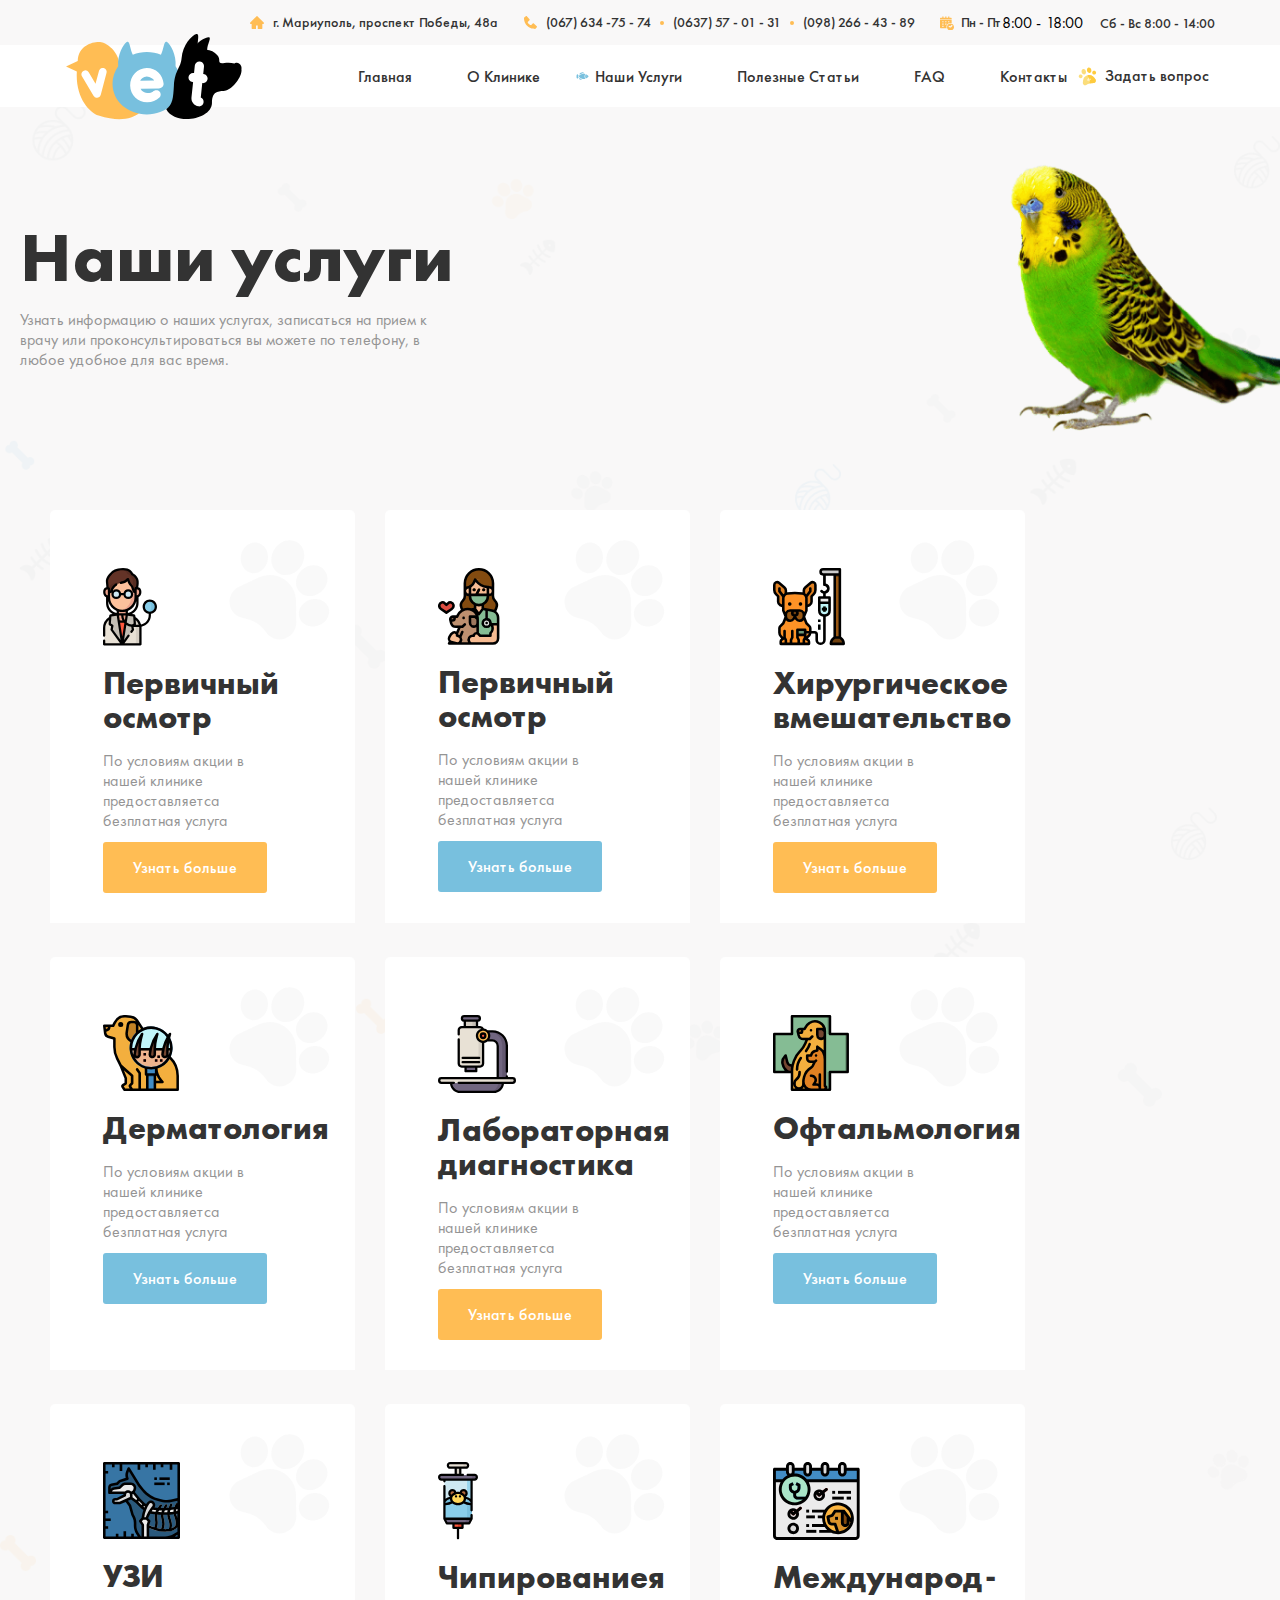
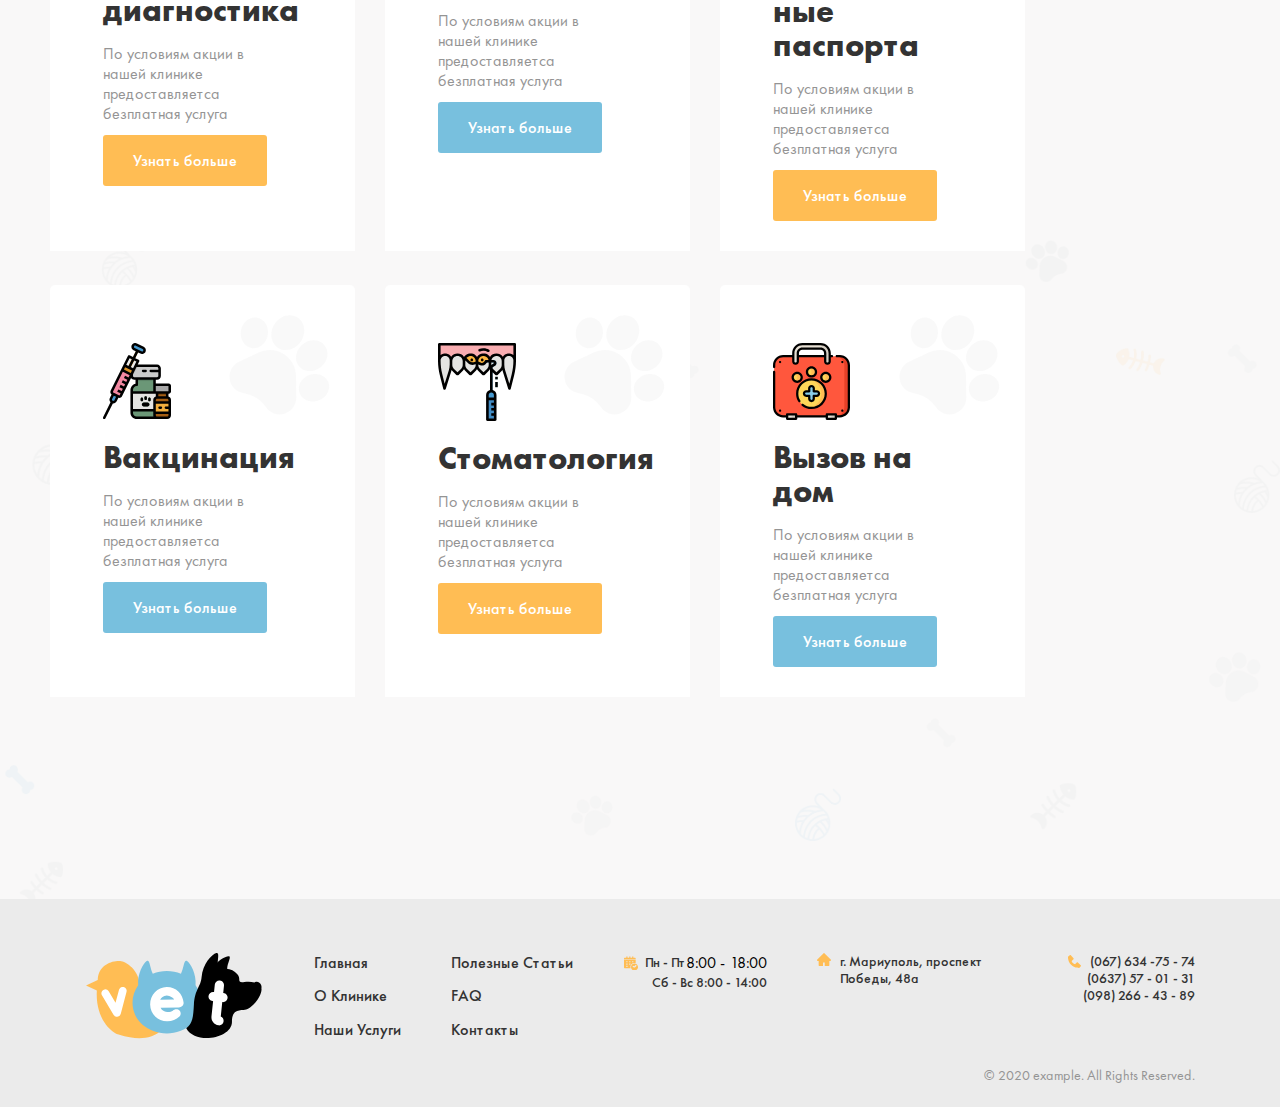
<file: services.html>
<!DOCTYPE html>
<html lang="ru">
<head>
  <meta charset="UTF-8">
  <meta http-equiv="X-UA-Compatible" content="IE=edge">
  <meta name="viewport" content="width=device-width, initial-scale=1.0">
  <link rel="stylesheet" href="scss/main.scss">
  <link rel="stylesheet" href="css/main.min.css">
  <title>Наши Услуги</title>
</head>
<body>
  <header class="header">
    <div class="container">
        <div class="header-top">
            <div class="header-top-info">
                <address class="header-top__address">
                    г. Мариуполь, проспект Победы, 48а
                </address>
                
                <ul class="header-top__list-tel">
                    <li class="header-top__item-tel">
                        <a class="header-top__tel" href="tel:+0676347574">
                            (067) 634 -75 - 74
                        </a>
                    </li>
                    
                    <li class="header-top__item-tel">
                        <a class="header-top__tel" href="tel:+0637570131">
                            (0637) 57 - 01 - 31
                        </a>
                    </li>
                    
                    <li class="header-top__item-tel">
                        <a class="header-top__tel" href="tel:+0982664389">
                            (098) 266 - 43 - 89
                        </a>
                    </li>
                </ul>
                
                <ul class="header-top__list-time">
                    <li class="header-top__item-time">
                        <span class="header-top__time">Пн - Пт</span> 8:00 - 18:00
                    </li>
                    
                    <li class="header-top__item-time">
                        <span class="header-top__time">Сб - Вс 8:00 - 14:00</span> 
                    </li>
                </ul>
            </div>
        </div>
        
        <div class="header-bottom">
            <div class="header-bottom-info">
                <a class="header__link" href="./index.html">
                    <img class="header__img" src="./images/logo.svg" alt="Logo of site" width="178" height="86">
                </a>
                
                <ul class="header-bottom__list">
                    <li class="header-bottom__item">
                        <a class="header-bottom__link" href="./index.html">
                            Главная
                        </a>
                    </li>
                    
                    <li class="header-bottom__item">
                        <a class="header-bottom__link" href="./about_company.html">
                            О Клинике
                        </a>
                    </li>
                    
                    <li class="header-bottom__item header-bottom--acive">
                        <a class="header-bottom__link" href="./services.html">
                            Наши Услуги
                        </a>
                    </li>
                    
                    <li class="header-bottom__item">
                        <a class="header-bottom__link" href="./blog.html">
                            Полезные Статьи
                        </a>
                    </li>
                    
                    <li class="header-bottom__item">
                        <a class="header-bottom__link" href="./faq.html">
                            FAQ
                        </a>
                    </li>
                    
                    <li class="header-bottom__item">
                        <a class="header-bottom__link" href="./contac.html">
                            Контакты
                        </a>
                    </li>
                </ul>
                
                <button class="header-bottom__link-q js-modal-open">
                    Задать вопрос
                </button>
            </div>
        </div>
    </div>
</header>

  <main>
    <section class="services-hero">
      <div class="container">
        <div class="services-hero__content">
          <h1 class="services-hero__title">Наши услуги</h1>
          <p class="services-hero__text">Узнать информацию о наших услугах, записаться на прием к врачу или проконсультироваться вы можете по телефону, в любое удобное для вас время.</p>
        </div>
      </div>
    </section>

    <section class="services-intro">
      <div class="container">
        <ul class="services-intro__list">
          <li class="services-intro__item">
            <div class="services-intro__content">
              <img src="./images/nashi-uslugi-doctor.svg" alt="">
              <h3 class="services-intro__title">Первичный осмотр</h3>
              <p class="services-intro__text">По условиям акции в нашей клинике предоставляетса безплатная услуга</p>
              <a class="services-intro__there-link services-intro__link" href="./services_open.html">Узнать больше</a>
            </div>
          </li>
          <li class="services-intro__item">
            <div class="services-intro__content">
              <img src="./images/nashi-uslugi-xamshira.svg" alt="">
              <h3 class="services-intro__title">Первичный осмотр</h3>
              <p class="services-intro__text">По условиям акции в нашей клинике предоставляетса безплатная услуга</p>
              <a class="services-intro__two-link services-intro__link" href="#">Узнать больше</a>
            </div>
          </li>
          <li class="services-intro__item">
            <div class="services-intro__content">
              <img src="./images/nashi-uslugi-dog.svg" alt="">
              <h3 class="services-intro__title">Хирургическое вмешательство</h3>
              <p class="services-intro__text">По условиям акции в нашей клинике предоставляетса безплатная услуга</p>
              <a class="services-intro__there-link services-intro__link" href="#">Узнать больше</a>
            </div>
          </li>
          <li class="services-intro__item">
            <div class="services-intro__content">
              <img src="./images/nashi-uslugi-small__dog.svg" alt="">
              <h3 class="services-intro__title">Дерматология</h3>
              <p class="services-intro__text">По условиям акции в нашей клинике предоставляетса безплатная услуга</p>
              <a class="services-intro__two-link services-intro__link" href="#">Узнать больше</a>
            </div>
          </li>
          <li class="services-intro__item">
            <div class="services-intro__content">
              <img src="./images/nashi-uslugi-mikraskop.svg" alt="">
              <h3 class="services-intro__title">Лабораторная диагностика</h3>
              <p class="services-intro__text">По условиям акции в нашей клинике предоставляетса безплатная услуга</p>
              <a class="services-intro__there-link services-intro__link" href="#">Узнать больше</a>
            </div>
          </li>
          <li class="services-intro__item">
            <div class="services-intro__content">
              <img src="./images/nashi-uslugi-dogs.svg" alt="">
              <h3 class="services-intro__title">Офтальмология</h3>
              <p class="services-intro__text">По условиям акции в нашей клинике предоставляетса безплатная услуга</p>
              <a class="services-intro__two-link services-intro__link" href="#">Узнать больше</a>
            </div>
          </li>
          <li class="services-intro__item">
            <div class="services-intro__content">
              <img src="./images/uslugi-four.svg" alt="">
              <h3 class="services-intro__title">УЗИ диагностика</h3>
              <p class="services-intro__text">По условиям акции в нашей клинике предоставляетса безплатная услуга</p>
              <a class="services-intro__there-link services-intro__link" href="#">Узнать больше</a>
            </div>
          </li>
          <li class="services-intro__item">
            <div class="services-intro__content">
              <img src="./images/uslugi-one.svg" alt="">
              <h3 class="services-intro__title">Чипированиея</h3>
              <p class="services-intro__text">По условиям акции в нашей клинике предоставляетса безплатная услуга</p>
              <a class="services-intro__two-link services-intro__link" href="#">Узнать больше</a>
            </div>
          </li>
          <li class="services-intro__item">
            <div class="services-intro__content">
              <img src="./images/uslugi-five.svg" alt="">
              <h3 class="services-intro__title">Международ-
                ные паспорта</h3>
              <p class="services-intro__text">По условиям акции в нашей клинике предоставляетса безплатная услуга</p>
              <a class="services-intro__there-link services-intro__link" href="#">Узнать больше</a>
            </div>
          </li>
          <li class="services-intro__item">
            <div class="services-intro__content">
              <img src="./images/uslugi-six.svg" alt="">
              <h3 class="services-intro__title">Вакцинация</h3>
              <p class="services-intro__text">По условиям акции в нашей клинике предоставляетса безплатная услуга</p>
              <a class="services-intro__two-link services-intro__link" href="#">Узнать больше</a>
            </div>
          </li>
          <li class="services-intro__item">
            <div class="services-intro__content">
              <img src="./images/uslugi-seven.svg" alt="">
              <h3 class="services-intro__title">Стоматология</h3>
              <p class="services-intro__text">По условиям акции в нашей клинике предоставляетса безплатная услуга</p>
              <a class="services-intro__there-link services-intro__link" href="#">Узнать больше</a>
            </div>
          </li>
          <li class="services-intro__item">
            <div class="services-intro__content">
              <img src="./images/uslugi-nine.svg" alt="">
              <h3 class="services-intro__title">Вызов на дом</h3>
              <p class="services-intro__text">По условиям акции в нашей клинике предоставляетса безплатная услуга</p>
              <a class="services-intro__two-link services-intro__link" href="#">Узнать больше</a>
            </div>
          </li>
        </ul>
      </div>
    </section>
  </main>

  <footer class="footer">
    <div class="container">
        <div class="footer-top">
            <a class="header__link" href="./index.html">
                <img class="header__img" src="./images/logo.svg" alt="Logo of site" width="178" height="86">
            </a>
            
            <ul class="footer__list">
                <li class="footer__item">
                    <a class="footer__link" href="./index.html">
                        Главная
                    </a>
                </li>
                
                <li class="footer__item">
                    <a class="footer__link" href="./about_company.html">
                        О Клинике
                    </a>
                </li>
                
                <li class="footer__item">
                    <a class="footer__link" href="./services.html">
                        Наши Услуги
                    </a>
                </li>
            </ul>
            
            <ul class="footer__list">
                <li class="footer__item">
                    <a class="footer__link" href="./blog.html">
                        Полезные Статьи
                    </a>
                </li>
                
                <li class="footer__item">
                    <a class="footer__link" href="./faq.html">
                        FAQ
                    </a>
                </li>
                
                <li class="footer__item">
                    <a class="footer__link" href="./contac.html">
                        Контакты
                    </a>
                </li>
            </ul>
            
            <ul class="header-top__list-time">
                <li class="header-top__item-time">
                    <span class="header-top__time">Пн - Пт</span> 8:00 - 18:00
                </li>
                
                <li class="header-top__item-time">
                    <span class="header-top__time">Сб - Вс 8:00 - 14:00</span> 
                </li>
            </ul>
            
            <address class="header-top__address">
                г. Мариуполь, проспект Победы, 48а
            </address>
            
            <ul class="header-top__list-tel">
                <li class="header-top__item-tel">
                    <a class="header-top__tel" href="tel:+0676347574">
                        (067) 634 -75 - 74
                    </a>
                </li>
                
                <li class="header-top__item-tel">
                    <a class="header-top__tel" href="tel:+0637570131">
                        (0637) 57 - 01 - 31
                    </a>
                </li>
                
                <li class="header-top__item-tel">
                    <a class="header-top__tel" href="tel:+0982664389">
                        (098) 266 - 43 - 89
                    </a>
                </li>
            </ul>
        </div>
        
        <div class="footer-bottom">
            <p class="footer__author">
                © 2020 example. All Rights Reserved.
            </p>
        </div>
    </div>
</footer>

<!-- Modal -->

<section class="modal js-modal">
    <div class="form-container">
        <div class="content-wrapper">
            <div class="left-content__wrapper">
                <button class="exit-button" type="button"><img src="./images/modal-exit.svg" alt="Modal exit" width="18" height="18"></button>
                <p class="form-info">Авторизация:</p>
                <a class="google" href="#">Войти через Google</a>
                <a class="facebook" href="#">Войти через Facebook</a>
            </div>
            
            <form class="input-question" action="https://echo.htmlacademy.ru"  method="POST" >
                
                <h2 class="form-heading">Задать вопрос</h2>
                <input class="input-name" type="text" name="name" placeholder="Ваше имя" required>
                
                <textarea class="question-input" name="question" cols="30" rows="10" placeholder="Опишите Ваш вопрос."></textarea>
                
                <button class="form-button" type="submit">Отправить</button>
            </form>
        </div>
    </div>
</section>

<script src="./js/main.js"></script>
</body>
</html>
</file>
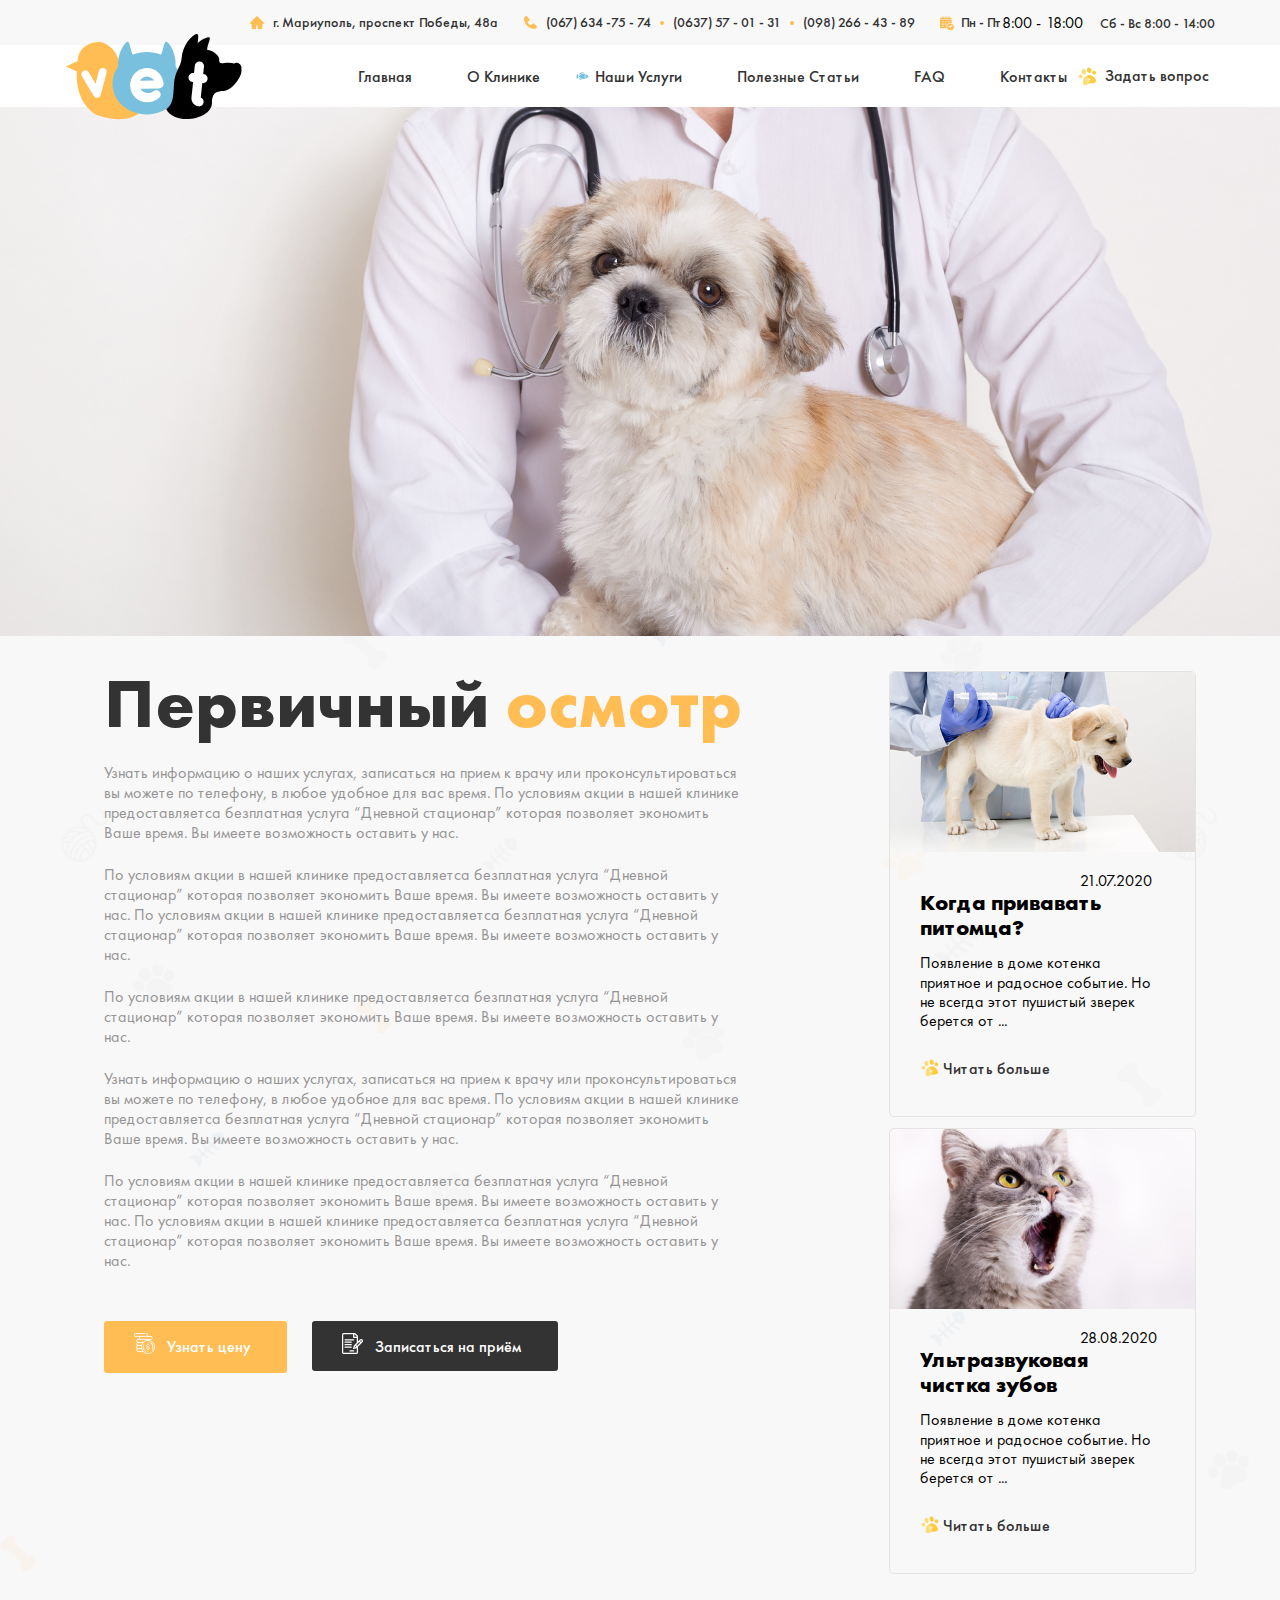
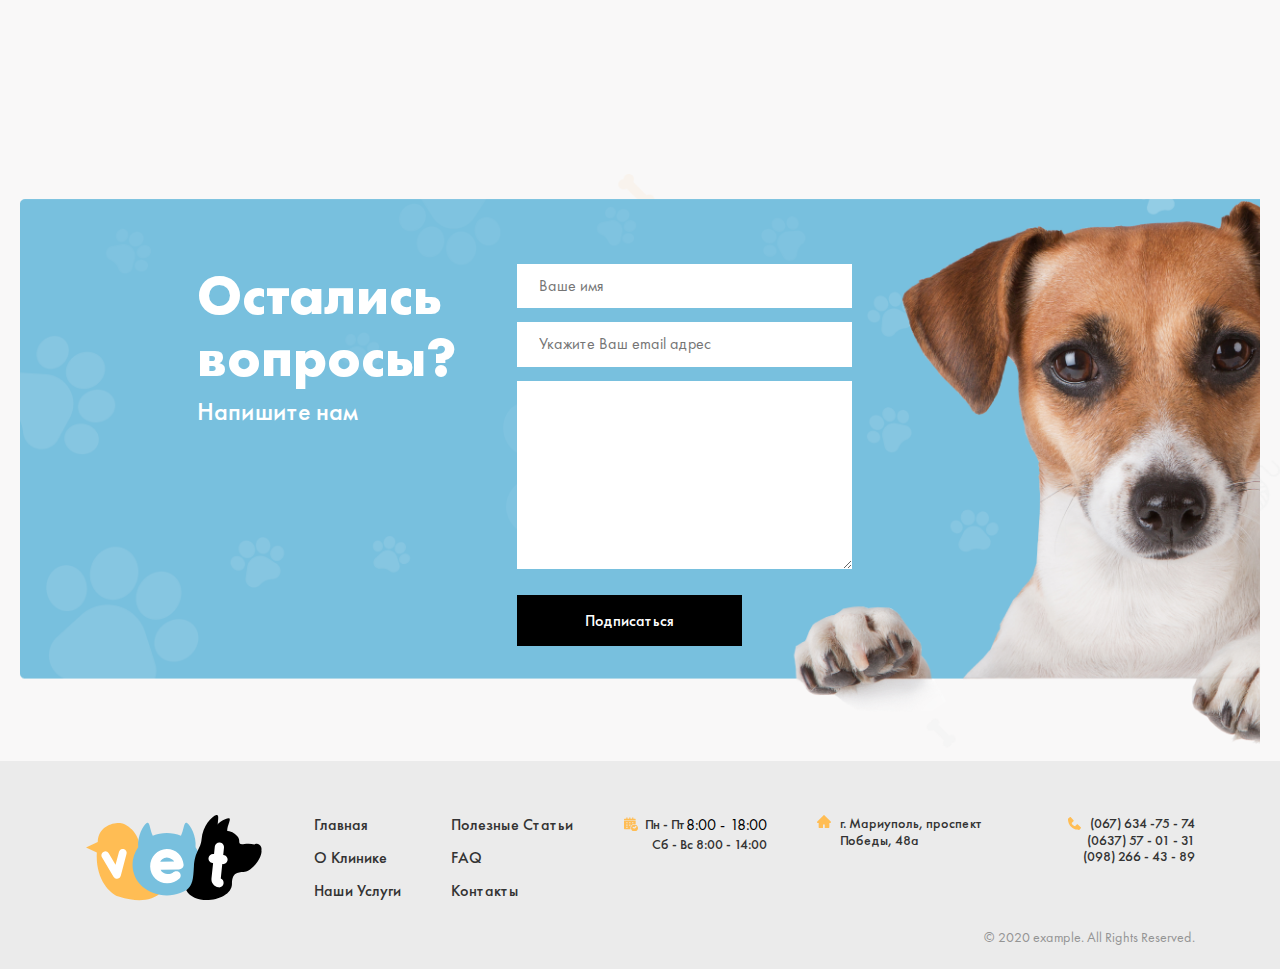
<file: services_open.html>
<!DOCTYPE html>
<html lang="ru">
<head>
    <meta charset="UTF-8">
    <meta http-equiv="X-UA-Compatible" content="IE=edge">
    <meta name="viewport" content="width=device-width, initial-scale=1.0">
    <link rel="stylesheet" href="./css/main.min.css">
    <title>Первичный осмотр</title>
</head>
<body>
    <header class="header">
        <div class="container">
            <div class="header-top">
                <div class="header-top-info">
                    <address class="header-top__address">
                        г. Мариуполь, проспект Победы, 48а
                    </address>
                    
                    <ul class="header-top__list-tel">
                        <li class="header-top__item-tel">
                            <a class="header-top__tel" href="tel:+0676347574">
                                (067) 634 -75 - 74
                            </a>
                        </li>
                        
                        <li class="header-top__item-tel">
                            <a class="header-top__tel" href="tel:+0637570131">
                                (0637) 57 - 01 - 31
                            </a>
                        </li>
                        
                        <li class="header-top__item-tel">
                            <a class="header-top__tel" href="tel:+0982664389">
                                (098) 266 - 43 - 89
                            </a>
                        </li>
                    </ul>
                    
                    <ul class="header-top__list-time">
                        <li class="header-top__item-time">
                            <span class="header-top__time">Пн - Пт</span> 8:00 - 18:00
                        </li>
                        
                        <li class="header-top__item-time">
                            <span class="header-top__time">Сб - Вс 8:00 - 14:00</span> 
                        </li>
                    </ul>
                </div>
            </div>
            
            <div class="header-bottom">
                <div class="header-bottom-info">
                    <a class="header__link" href="./index.html">
                        <img class="header__img" src="./images/logo.svg" alt="Logo of site" width="178" height="86">
                    </a>
                    
                    <ul class="header-bottom__list">
                        <li class="header-bottom__item">
                            <a class="header-bottom__link" href="./index.html">
                                Главная
                            </a>
                        </li>
                        
                        <li class="header-bottom__item">
                            <a class="header-bottom__link" href="./about_company.html">
                                О Клинике
                            </a>
                        </li>
                        
                        <li class="header-bottom__item header-bottom--acive">
                            <a class="header-bottom__link" href="./services.html">
                                Наши Услуги
                            </a>
                        </li>
                        
                        <li class="header-bottom__item">
                            <a class="header-bottom__link" href="./blog.html">
                                Полезные Статьи
                            </a>
                        </li>
                        
                        <li class="header-bottom__item">
                            <a class="header-bottom__link" href="./faq.html">
                                FAQ
                            </a>
                        </li>
                        
                        <li class="header-bottom__item">
                            <a class="header-bottom__link" href="./contac.html">
                                Контакты
                            </a>
                        </li>
                    </ul>
                    
                    <button class="header-bottom__link-q js-modal-open">
                        Задать вопрос
                    </button>
                </div>
            </div>
        </div>
    </header>
    
    <!-- Main -->
    
    <main class="main">
        <main class="main">
            <div class="service-open-bg">
                <div class="container">
                    <img src="images/serviceopen-bg.jpg" alt="Dog img" srcset="images/serviceopen-bg.jpg 1x, images/serviceopen-bg@2x.jpg 2x">
                </div>
            </div>
            
            <div class="service-open-article">
                <div class="container">
                    <div class="service-open-wrapper">
                        <div class="services-open__left">
                            <h2 class="services-open__left-title">Первичный <span class="left-span">осмотр</span></h2>
                            <p class="services-open__left-text">Узнать информацию о наших услугах, записаться на прием к врачу или проконсультироваться вы можете по телефону, в любое удобное для вас время. По условиям акции в нашей клинике предоставляетса безплатная услуга “Дневной стационар” которая позволяет экономить Ваше время. Вы имеете возможность оставить у нас.</p>
                            <p class="services-open__left-text">По условиям акции в нашей клинике предоставляетса безплатная услуга “Дневной стационар” которая позволяет экономить Ваше время. Вы имеете возможность оставить у нас. По условиям акции в нашей клинике предоставляетса безплатная услуга “Дневной стационар” которая позволяет экономить Ваше время. Вы имеете возможность оставить у нас.</p>
                            <p class="services-open__left-text">По условиям акции в нашей клинике предоставляетса безплатная услуга “Дневной стационар” которая позволяет экономить Ваше время. Вы имеете возможность оставить у нас.</p>
                            <p class="services-open__left-text">Узнать информацию о наших услугах, записаться на прием к врачу или проконсультироваться вы можете по телефону, в любое удобное для вас время. По условиям акции в нашей клинике предоставляетса безплатная услуга “Дневной стационар” которая позволяет экономить Ваше время. Вы имеете возможность оставить у нас.</p>
                            <p class="services-open__left-text">По условиям акции в нашей клинике предоставляетса безплатная услуга “Дневной стационар” которая позволяет экономить Ваше время. Вы имеете возможность оставить у нас. По условиям акции в нашей клинике предоставляетса безплатная услуга “Дневной стационар” которая позволяет экономить Ваше время. Вы имеете возможность оставить у нас.</p>
                            <div class="links">
                                <a class="first-link" href="#">Узнать цену</a>
                                <a class="second-link" href="#">Записаться на приём</a>
                            </div>
                        </div>
                        <div class="services-open__right">
                            <div class="services-open__grid">
                                <img src="images/serviseopen-dog.png" alt="dog img" srcset="images/serviseopen-dog.png 1x. images/serviseopen-dog@2x.png 2x">
                                <div class="services-open__content">
                                    <time class="services-open__time" datetime="21-07-2020">21.07.2020</time>
                                    <h2 class="services-open__heading">
                                        Когда привавать питомца?
                                    </h2>
                                    <p class="services-open__text">
                                        Появление в доме котенка приятное и радосное событие. Но не всегда этот пушистый зверек берется от ...
                                    </p>
                                    <a class="services-open__link" href="#">Читать больше</a>
                                </div>
                            </div>
                            <div class="services-open__grid">
                                <img src="images/serviseopen-cat.png" alt="dog img" srcset="images/serviseopen-cat.png 1x. images/serviseopen-cat@2x.png 2x">
                                <div class="services-open__content">
                                    <time class="services-open__time" datetime="28-08-2020">28.08.2020</time>
                                    <h2 class="services-open__heading">
                                        Ультразвуковая чистка зубов
                                    </h2>
                                    <p class="services-open__text">
                                        Появление в доме котенка приятное и радосное событие. Но не всегда этот пушистый зверек берется от ...
                                    </p>
                                    <a class="services-open__link" href="#">Читать больше</a>
                                </div>
                            </div>
                        </div>
                    </div>
                </div>
            </div>
            
            <div class="services-open__form">
                <div class="container">
                    <div class="services-open__form__wrapper">
                        <div class="service-open__form_content">
                            <h2 class="service-open__form__heading">
                                Остались вопросы?
                            </h2>
                            <p class="service-open__form__text">
                                Напишите нам
                            </p>
                        </div>
                        
                        <form class="serviceopen-form" action="https://echo.htmlacademy.ru/" method="POST">
                            <input class="serviceopen-form__mail" type="text" name="user_name" placeholder="Ваше имя" aria-label="Ваше имя">
                            <input class="serviceopen-form__mail" type="email" name="user_mail" placeholder="Укажите Ваш email адрес" aria-label="Укажите Ваш email адрес">
                            <textarea class="serviceopen__textarea" name="text" id="" cols="30" rows="10" placeholder="Опишите Ваш вопрос.">
                                
                            </textarea>
                            <button type="submit" class="serviceopen-form__btn">
                                Подписаться
                            </button>
                        </form>
                    </div>
                </div>
            </div>
        </main>
    </main>
    
    <!-- Footer -->
    
    <footer class="footer">
        <div class="container">
            <div class="footer-top">
                <a class="header__link" href="./index.html">
                    <img class="header__img" src="./images/logo.svg" alt="Logo of site" width="178" height="86">
                </a>
                
                <ul class="footer__list">
                    <li class="footer__item">
                        <a class="footer__link" href="./index.html">
                            Главная
                        </a>
                    </li>
                    
                    <li class="footer__item">
                        <a class="footer__link" href="./about_company.html">
                            О Клинике
                        </a>
                    </li>
                    
                    <li class="footer__item">
                        <a class="footer__link" href="./services.html">
                            Наши Услуги
                        </a>
                    </li>
                </ul>
                
                <ul class="footer__list">
                    <li class="footer__item">
                        <a class="footer__link" href="./blog.html">
                            Полезные Статьи
                        </a>
                    </li>
                    
                    <li class="footer__item">
                        <a class="footer__link" href="./faq.html">
                            FAQ
                        </a>
                    </li>
                    
                    <li class="footer__item">
                        <a class="footer__link" href="./contac.html">
                            Контакты
                        </a>
                    </li>
                </ul>
                
                <ul class="header-top__list-time">
                    <li class="header-top__item-time">
                        <span class="header-top__time">Пн - Пт</span> 8:00 - 18:00
                    </li>
                    
                    <li class="header-top__item-time">
                        <span class="header-top__time">Сб - Вс 8:00 - 14:00</span> 
                    </li>
                </ul>
                
                <address class="header-top__address">
                    г. Мариуполь, проспект Победы, 48а
                </address>
                
                <ul class="header-top__list-tel">
                    <li class="header-top__item-tel">
                        <a class="header-top__tel" href="tel:+0676347574">
                            (067) 634 -75 - 74
                        </a>
                    </li>
                    
                    <li class="header-top__item-tel">
                        <a class="header-top__tel" href="tel:+0637570131">
                            (0637) 57 - 01 - 31
                        </a>
                    </li>
                    
                    <li class="header-top__item-tel">
                        <a class="header-top__tel" href="tel:+0982664389">
                            (098) 266 - 43 - 89
                        </a>
                    </li>
                </ul>
            </div>
            
            <div class="footer-bottom">
                <p class="footer__author">
                    © 2020 example. All Rights Reserved.
                </p>
            </div>
        </div>
    </footer>
    
    <!-- Modal -->
    
    <section class="modal js-modal">
        <div class="form-container">
            <div class="content-wrapper">
                <div class="left-content__wrapper">
                    <button class="exit-button" type="button"><img src="./images/modal-exit.svg" alt="Modal exit" width="18" height="18"></button>
                    <p class="form-info">Авторизация:</p>
                    <a class="google" href="#">Войти через Google</a>
                    <a class="facebook" href="#">Войти через Facebook</a>
                </div>
                
                <form class="input-question" action="https://echo.htmlacademy.ru"  method="POST" >
                    
                    <h2 class="form-heading">Задать вопрос</h2>
                    <input class="input-name" type="text" name="name" placeholder="Ваше имя" required>
                    
                    <textarea class="question-input" name="question" cols="30" rows="10" placeholder="Опишите Ваш вопрос."></textarea>
                    
                    <button class="form-button" type="submit">Отправить</button>
                </form>
            </div>
        </div>
    </section>
    
    <script src="./js/main.js"></script>
</body>
</html>
</file>
<file: css/main.min.css>
@font-face {
  font-family: 'FuturaPT';
  src: url("../font/FuturaPT-Bold.woff2") format("woff2"), url("../font/FuturaPT-Bold.woff") format("woff");
  font-weight: bold;
  font-style: normal;
  font-display: swap;
}

@font-face {
  font-family: 'FuturaPT';
  src: url("../font/FuturaPT-Book.woff2") format("woff2"), url("../font/FuturaPT-Book.woff") format("woff");
  font-weight: normal;
  font-style: normal;
  font-display: swap;
}

@font-face {
  font-family: 'FuturaPT';
  src: url("../font/FuturaPT-Light.woff2") format("woff2"), url("../font/FuturaPT-Light.woff") format("woff");
  font-weight: 300;
  font-style: normal;
  font-display: swap;
}

@font-face {
  font-family: 'FuturaPT';
  src: url("../font/FuturaPT-Medium.woff2") format("woff2"), url("../font/FuturaPT-Medium.woff") format("woff");
  font-weight: 500;
  font-style: normal;
  font-display: swap;
}

html {
  line-height: 1.15;
  -webkit-text-size-adjust: 100%;
}

body {
  margin: 0;
}

main {
  display: block;
}

h1 {
  font-size: 2em;
  margin: .67em 0;
}

hr {
  -webkit-box-sizing: content-box;
          box-sizing: content-box;
  height: 0;
  overflow: visible;
}

pre {
  font-family: monospace,monospace;
  font-size: 1em;
}

a {
  background-color: transparent;
}

abbr[title] {
  border-bottom: none;
  text-decoration: underline;
  -webkit-text-decoration: underline dotted;
          text-decoration: underline dotted;
}

b, strong {
  font-weight: bolder;
}

code, kbd, samp {
  font-family: monospace,monospace;
  font-size: 1em;
}

small {
  font-size: 80%;
}

sub, sup {
  font-size: 75%;
  line-height: 0;
  position: relative;
  vertical-align: baseline;
}

sub {
  bottom: -.25em;
}

sup {
  top: -.5em;
}

img {
  border-style: none;
}

button, input, optgroup, select, textarea {
  font-family: inherit;
  font-size: 100%;
  line-height: 1.15;
  margin: 0;
}

button, input {
  overflow: visible;
}

button, select {
  text-transform: none;
}

[type=button], [type=reset], [type=submit], button {
  -webkit-appearance: button;
}

[type=button]::-moz-focus-inner, [type=reset]::-moz-focus-inner, [type=submit]::-moz-focus-inner, button::-moz-focus-inner {
  border-style: none;
  padding: 0;
}

[type=button]:-moz-focusring, [type=reset]:-moz-focusring, [type=submit]:-moz-focusring, button:-moz-focusring {
  outline: 1px dotted ButtonText;
}

fieldset {
  padding: .35em .75em .625em;
}

legend {
  -webkit-box-sizing: border-box;
          box-sizing: border-box;
  color: inherit;
  display: table;
  max-width: 100%;
  padding: 0;
  white-space: normal;
}

progress {
  vertical-align: baseline;
}

textarea {
  overflow: auto;
}

[type=checkbox], [type=radio] {
  -webkit-box-sizing: border-box;
          box-sizing: border-box;
  padding: 0;
}

[type=number]::-webkit-inner-spin-button, [type=number]::-webkit-outer-spin-button {
  height: auto;
}

[type=search] {
  -webkit-appearance: textfield;
  outline-offset: -2px;
}

[type=search]::-webkit-search-decoration {
  -webkit-appearance: none;
}

::-webkit-file-upload-button {
  -webkit-appearance: button;
  font: inherit;
}

details {
  display: block;
}

summary {
  display: list-item;
}

template {
  display: none;
}

[hidden] {
  display: none;
}

*,
::before,
::after {
  -webkit-box-sizing: border-box;
          box-sizing: border-box;
  scroll-behavior: smooth;
}

html {
  height: 100%;
}

body {
  background-image: url(../images/body-bg.png);
  background-size: cover;
  margin: 0;
  padding: 0;
  display: -webkit-box;
  display: -ms-flexbox;
  display: flex;
  -webkit-box-orient: vertical;
  -webkit-box-direction: normal;
      -ms-flex-direction: column;
          flex-direction: column;
  height: 100%;
  font-family: 'FuturaPT', 'Arial', sans-serif;
  font-size: 16px;
  line-height: 1.2;
  font-weight: 400;
  background-color: #F9F8F8;
}

@media only screen and (-webkit-min-device-pixel-ratio: 2), only screen and (min--moz-device-pixel-ratio: 2), only screen and (min-device-pixel-ratio: 2), only screen and (min-resolution: 192dpi), only screen and (min-resolution: 2dppx) {
  body {
    background-image: url(../images/body-bg@2x.png);
  }
}

main {
  -webkit-box-flex: 1;
      -ms-flex-positive: 1;
          flex-grow: 1;
}

img {
  vertical-align: middle;
}

.visually-hidden {
  position: absolute;
  width: 1px;
  height: 1px;
  margin: -1px;
  padding: 0;
  overflow: hidden;
  border: 0;
  clip: rect(0 0 0 0);
}

.container {
  max-width: 1440px;
  margin: 0 auto;
  padding: 0 20px;
}

.header .container {
  padding: 0;
}

.header-top {
  padding: 13px 65px 13px 250px;
  background-color: #F9F8F8;
}

.header-top-info {
  display: -webkit-box;
  display: -ms-flexbox;
  display: flex;
  -webkit-box-pack: justify;
      -ms-flex-pack: justify;
          justify-content: space-between;
  -webkit-box-align: center;
      -ms-flex-align: center;
          align-items: center;
}

.header-top__address {
  display: -webkit-box;
  display: -ms-flexbox;
  display: flex;
  -webkit-box-align: center;
      -ms-flex-align: center;
          align-items: center;
  font-size: 14px;
  font-style: normal;
  font-weight: 500;
  color: #333;
}

.header-top__address::before {
  content: "";
  display: block;
  width: 14px;
  height: 13px;
  margin-right: 9px;
  -ms-flex-negative: 0;
      flex-shrink: 0;
  background-image: url("../images/icon-house.svg");
  background-repeat: no-repeat;
}

.header-top__list-tel {
  margin: 0;
  padding: 0;
  list-style-type: none;
  display: -webkit-box;
  display: -ms-flexbox;
  display: flex;
}

.header-top__item-tel + .header-top__item-tel {
  margin-left: 9px;
}

.header-top__item-tel {
  display: -webkit-box;
  display: -ms-flexbox;
  display: flex;
  -webkit-box-align: center;
      -ms-flex-align: center;
          align-items: center;
}

.header-top__item-tel:nth-child(1)::before {
  content: "";
  display: block;
  width: 13px;
  height: 13px;
  margin-right: 9px;
  background-image: url("../images/icon-phone.svg");
  background-repeat: no-repeat;
}

.header-top__item-tel:nth-child(2)::before {
  content: "";
  display: block;
  width: 4px;
  height: 4px;
  margin-right: 9px;
  background-image: url("../images/icon-circle.svg");
  background-repeat: no-repeat;
}

.header-top__item-tel:nth-child(3)::before {
  content: "";
  display: block;
  width: 4px;
  height: 4px;
  margin-right: 9px;
  background-image: url("../images/icon-circle.svg");
  background-repeat: no-repeat;
}

.header-top__tel {
  font-size: 14px;
  font-weight: 500;
  color: #333;
  text-decoration: none;
}

.header-top__tel:hover {
  color: #FFBD54;
  -webkit-transition: color 0.3s ease;
  transition: color 0.3s ease;
}

.header-top__tel:active {
  color: #333;
  opacity: 0.6;
}

.header-top__list-time {
  margin: 0;
  padding: 0;
  list-style-type: none;
  display: -webkit-box;
  display: -ms-flexbox;
  display: flex;
}

.header-top__item-time:nth-child(1) {
  display: -webkit-box;
  display: -ms-flexbox;
  display: flex;
  -webkit-box-align: center;
      -ms-flex-align: center;
          align-items: center;
  margin-right: 17px;
}

.header-top__item-time:nth-child(1)::before {
  content: "";
  display: block;
  width: 14px;
  height: 14px;
  margin-right: 7px;
  background-image: url("../images/icon-calendar.svg");
  background-repeat: no-repeat;
}

.header-top__time {
  font-size: 14px;
  font-weight: 500;
  color: #333;
}

.header-top__time-day {
  font-weight: 700;
}

.header-bottom {
  position: relative;
  padding: 20px 65px 19px 358px;
  background-color: #fff;
}

.header-bottom-info {
  display: -webkit-box;
  display: -ms-flexbox;
  display: flex;
  -webkit-box-pack: justify;
      -ms-flex-pack: justify;
          justify-content: space-between;
  -webkit-box-align: center;
      -ms-flex-align: center;
          align-items: center;
}

.header__link {
  position: absolute;
  left: 65px;
}

.header__link:hover {
  opacity: 0.8;
}

.header__link:active {
  opacity: 0.6;
}

.header-bottom__list {
  margin: 0;
  padding: 0;
  list-style-type: none;
  display: -webkit-box;
  display: -ms-flexbox;
  display: flex;
  -webkit-box-align: center;
      -ms-flex-align: center;
          align-items: center;
}

.header-bottom__item + .header-bottom__item {
  margin-left: 55px;
}

.header-bottom__item {
  position: relative;
  display: -webkit-box;
  display: -ms-flexbox;
  display: flex;
  -webkit-box-align: center;
      -ms-flex-align: center;
          align-items: center;
}

.header-bottom__item::before {
  position: absolute;
  left: -20px;
  content: "";
  display: none;
  width: 15px;
  height: 15px;
  background-image: url("../images/icon-fish.svg");
  background-repeat: no-repeat;
  background-size: contain;
}

.header-bottom__item:hover::before {
  display: block;
}

.header-bottom--acive.header-bottom__item::before {
  display: block;
}

.header-bottom__link {
  font-weight: 500;
  color: #333;
  text-decoration: none;
  white-space: nowrap;
}

.header-bottom__link:hover {
  -webkit-box-shadow: inset 0 -2px 0 0 #F4FFAD;
          box-shadow: inset 0 -2px 0 0 #F4FFAD;
}

.header-bottom__link:active {
  opacity: 0.6;
}

.header-bottom__link-q {
  display: -webkit-box;
  display: -ms-flexbox;
  display: flex;
  -webkit-box-align: center;
      -ms-flex-align: center;
          align-items: center;
  font-size: 16px;
  font-weight: 500;
  color: #333;
  border: none;
  background-color: transparent;
  text-decoration: none;
}

.header-bottom__link-q:hover {
  -webkit-box-shadow: inset 0 -2px 0 0 #F4FFAD;
          box-shadow: inset 0 -2px 0 0 #F4FFAD;
}

.header-bottom__link-q:active {
  opacity: 0.6;
}

.header-bottom__link-q::before {
  content: "";
  display: block;
  width: 23px;
  height: 21px;
  margin-right: 5px;
  background-image: url("../images/icon-pet.svg");
  background-repeat: no-repeat;
  background-size: contain;
}

.footer {
  background-color: #EBEBEB;
}

.footer .footer-top {
  display: -webkit-box;
  display: -ms-flexbox;
  display: flex;
  -webkit-box-align: start;
      -ms-flex-align: start;
          align-items: flex-start;
  -webkit-box-pack: justify;
      -ms-flex-pack: justify;
          justify-content: space-between;
  padding: 54px 65px 14px 65px;
}

.footer .header__link {
  position: relative;
  left: 0;
}

.footer__list {
  margin: 0;
  padding: 0;
  list-style-type: none;
}

.footer__item + .footer__item {
  margin-top: 14px;
}

.footer__link {
  font-weight: 500;
  color: #333;
  text-decoration: none;
  white-space: nowrap;
}

.footer__link:hover {
  color: #FFBD54;
  -webkit-transition: color 0.3s ease;
  transition: color 0.3s ease;
}

.footer__link:active {
  color: #333;
  opacity: 0.7;
}

.footer .header-top__list-time {
  -webkit-box-orient: vertical;
  -webkit-box-direction: normal;
      -ms-flex-direction: column;
          flex-direction: column;
  -webkit-box-align: end;
      -ms-flex-align: end;
          align-items: flex-end;
}

.footer .header-top__item-time:nth-child(1) {
  margin: 0;
}

.footer .header-top__address {
  max-width: 200px;
  -webkit-box-align: start;
      -ms-flex-align: start;
          align-items: flex-start;
}

.footer .header-top__list-tel {
  -webkit-box-orient: vertical;
  -webkit-box-direction: normal;
      -ms-flex-direction: column;
          flex-direction: column;
  -webkit-box-align: end;
      -ms-flex-align: end;
          align-items: flex-end;
}

.footer .header-top__item-tel:nth-child(2)::before {
  content: none;
}

.footer .header-top__item-tel:nth-child(3)::before {
  content: none;
}

.footer-bottom {
  padding: 14px 65px 23px 65px;
}

.footer__author {
  margin: 0;
  padding: 0;
  text-align: right;
  font-size: 14px;
  color: #949494;
}

.modal {
  display: none;
  position: fixed;
  z-index: 99;
  width: 100%;
  height: 100%;
  left: 0;
  top: 0;
  background-color: rgba(0, 0, 0, 0.3);
}

.modal-open {
  display: block;
}

.modal-open .content-wrapper {
  -webkit-animation-name: slide-down;
          animation-name: slide-down;
  -webkit-animation-iteration-count: 1;
          animation-iteration-count: 1;
  -webkit-animation-fill-mode: forwards;
          animation-fill-mode: forwards;
  -webkit-animation-duration: 0.5s;
          animation-duration: 0.5s;
}

@-webkit-keyframes slide-down {
  from {
    -webkit-transform: translateY(-1200px);
            transform: translateY(-1200px);
  }
  to {
    -webkit-transform: translateY(0);
            transform: translateY(0);
  }
}

@keyframes slide-down {
  from {
    -webkit-transform: translateY(-1200px);
            transform: translateY(-1200px);
  }
  to {
    -webkit-transform: translateY(0);
            transform: translateY(0);
  }
}

.form-container {
  max-width: 860px;
  padding-left: 20px;
  padding-right: 20px;
  margin: auto;
  background-image: url("../images/modal-bg.png");
  background-repeat: no-repeat;
  background-size: cover;
}

.content-wrapper {
  padding-bottom: 137px;
  margin-right: -33px;
  display: -webkit-box;
  display: -ms-flexbox;
  display: flex;
  background-image: url("../img/popup.png");
  background-repeat: no-repeat;
  background-size: 850px;
  background-position: center;
}

.left-content__wrapper {
  display: -webkit-box;
  display: -ms-flexbox;
  display: flex;
  -webkit-box-orient: vertical;
  -webkit-box-direction: normal;
      -ms-flex-direction: column;
          flex-direction: column;
}

.exit-button {
  position: absolute;
  border: none;
  background-color: transparent;
  top: 21px;
  left: 20px;
  cursor: pointer;
}

.form-info {
  width: 133px;
  font-style: normal;
  font-weight: 500;
  font-size: 20px;
  line-height: 30px;
  color: #333333;
  margin-left: 71px;
  margin-top: 109px;
}

.input-question {
  display: -webkit-box;
  display: -ms-flexbox;
  display: flex;
  -webkit-box-orient: vertical;
  -webkit-box-direction: normal;
      -ms-flex-direction: column;
          flex-direction: column;
  margin-left: 137px;
}

.input-name {
  width: 350px;
}

.question-input {
  width: 350px;
  padding-left: 22px;
  padding-top: 17px;
  border: none;
  resize: vertical;
}

.google {
  position: relative;
  width: 250px;
  font-style: normal;
  font-weight: 500;
  font-size: 16px;
  line-height: 21px;
  color: #333333;
  background-color: #ffffff;
  text-decoration: none;
  padding: 15px 36px 15px 68px;
  margin-bottom: 21px;
  margin-left: 70px;
}

.google::before {
  content: "";
  display: block;
  position: absolute;
  left: 36px;
  top: 15px;
  width: 20px;
  height: 20px;
  background-image: url("../img/form-google.svg");
  background-repeat: no-repeat;
  background-position: center;
  background-size: contain;
}

.facebook {
  position: relative;
  width: 250px;
  font-style: normal;
  font-weight: 500;
  font-size: 16px;
  line-height: 21px;
  color: #333333;
  background-color: #ffffff;
  text-decoration: none;
  margin-left: 70px;
  padding: 15px 35px 15px 56px;
}

.facebook::before {
  content: "";
  display: block;
  position: absolute;
  width: 20px;
  height: 20px;
  left: 22px;
  top: 15px;
  background-image: url("../img/form-fasebook.svg");
  background-repeat: no-repeat;
  background-position: center;
  background-size: contain;
}

.form-heading {
  width: 358px;
  font-style: normal;
  font-weight: bold;
  font-size: 50px;
  line-height: 54px;
  color: #333333;
  margin: 0;
  padding: 0;
  margin-bottom: 25px;
  padding-top: 119px;
}

.input-name {
  padding-top: 14px;
  padding-bottom: 14px;
  padding-left: 22px;
  margin-bottom: 21px;
  border: none;
}

.form-button {
  width: 193px;
  margin-top: 27px;
  padding: 15px 67px 15px 55px;
  background-color: #000000;
  border: none;
  color: #ffffff;
  cursor: pointer;
}

.work .container {
  padding: 153px 97px 400px 710px;
  background-image: url("../images/work_bg.png");
  background-repeat: no-repeat;
  background-size: cover;
  background-position: center;
}

.main-heading {
  margin: 0;
  padding: 0;
  font-size: 64px;
  line-height: 1.2;
  font-weight: 700;
}

.work-info__heading {
  max-width: 608px;
  margin-bottom: 29px;
  font-size: 70px;
  line-height: 64px;
  color: #333;
}

.work-info__heading-edit {
  display: block;
  white-space: nowrap;
  color: #78C0DE;
}

.main-desc {
  margin: 0;
  padding: 0;
  font-size: 16px;
}

.work-info__desc {
  margin-bottom: 38px;
  color: #949494;
}

.main-link {
  padding: 15px 45px;
  font-size: 16px;
  text-decoration: none;
  background-color: #333;
  border-radius: 3px;
}

.work-info__link {
  color: #fff;
}

.about {
  padding: 20px 0;
}

.about-info {
  position: relative;
  margin-bottom: 35px;
  padding: 43px 289px 35px 358px;
}

.about-info::before {
  position: absolute;
  top: 0;
  left: 50%;
  content: "";
  display: block;
  width: 140px;
  height: 1px;
  background-color: #949494;
  -webkit-transform: translateX(-50%);
          transform: translateX(-50%);
}

.about-info::after {
  position: absolute;
  bottom: 0;
  left: 50%;
  content: "";
  display: block;
  width: 140px;
  height: 1px;
  background-color: #949494;
  -webkit-transform: translateX(-50%);
          transform: translateX(-50%);
}

.about-info__desc {
  position: relative;
  font-size: 20px;
  color: #949494;
  text-align: center;
}

.about-info__desc::before {
  position: absolute;
  bottom: 80%;
  left: -80px;
  content: "";
  display: block;
  width: 50px;
  height: 50px;
  background-image: url("../images/qushtirnoq.svg");
  background-repeat: no-repeat;
  background-position: center;
}

.about-info__desc::after {
  position: absolute;
  top: 50%;
  right: -80px;
  content: "";
  display: block;
  width: 50px;
  height: 50px;
  background-image: url("../images/qushtirnoq.svg");
  background-repeat: no-repeat;
  background-position: center;
  -webkit-transform: rotate(180deg);
          transform: rotate(180deg);
}

.about__desc {
  font-size: 20px;
  color: #333;
  text-align: center;
}

.service {
  padding: 191px 0 127px 0;
}

.service__heading {
  margin-bottom: 80px;
  font-size: 48px;
  color: #333;
  text-align: center;
}

.service-list {
  position: relative;
  display: -webkit-box;
  display: -ms-flexbox;
  display: flex;
  -webkit-box-pack: justify;
      -ms-flex-pack: justify;
          justify-content: space-between;
  -webkit-box-align: start;
      -ms-flex-align: start;
          align-items: flex-start;
  margin: 0;
  padding: 0;
  list-style-type: none;
  overflow: hidden;
}

.service-list__item {
  display: block;
  margin: 0;
  height: 200px;
  padding: 30px;
  padding-bottom: 40px;
  background-color: #fff;
}

.service-list__item + .service-list__item {
  margin-left: 12px;
}

.service-list__item__heading {
  font-size: 18px;
  color: #333;
  text-decoration: none;
}

.service-list__item:nth-child(1)::before {
  content: "";
  display: block;
  width: 54px;
  height: 77px;
  margin: 0 auto;
  margin-bottom: 22px;
  background-image: url("../images/service-doctor.svg");
  background-repeat: no-repeat;
  background-position: center;
}

.service-list__item:nth-child(2)::before {
  content: "";
  display: block;
  width: 61px;
  height: 77px;
  margin: 0 auto;
  margin-bottom: 22px;
  background-image: url("../images/service-doctor-f.svg");
  background-repeat: no-repeat;
  background-position: center;
}

.service-list__item:nth-child(3)::before {
  content: "";
  display: block;
  width: 72px;
  height: 77px;
  margin: 0 auto;
  margin-bottom: 22px;
  background-image: url("../images/service-ill-dog.svg");
  background-repeat: no-repeat;
  background-position: center;
}

.service-list__item:nth-child(4)::before {
  content: "";
  display: block;
  width: 76px;
  height: 76px;
  margin: 0 auto;
  margin-bottom: 22px;
  background-image: url("../images/service-dog.svg");
  background-repeat: no-repeat;
  background-position: center;
}

.service-list__item:nth-child(5)::before {
  content: "";
  display: block;
  width: 78px;
  height: 78px;
  margin: 0 auto;
  margin-bottom: 22px;
  background-image: url("../images/service-microscope.svg");
  background-repeat: no-repeat;
  background-position: center;
}

.service-list__item:nth-child(6)::before {
  content: "";
  display: block;
  width: 76px;
  height: 76px;
  margin: 0 auto;
  margin-bottom: 22px;
  background-image: url("../images/service-plus-dog.svg");
  background-repeat: no-repeat;
  background-position: center;
}

.service-list__item:nth-child(7)::before {
  content: "";
  display: block;
  width: 77px;
  height: 77px;
  margin: 0 auto;
  margin-bottom: 22px;
  background-image: url("../images/service-uzi.svg");
  background-repeat: no-repeat;
  background-position: center;
}

.service-list__item:nth-child(8)::before {
  content: "";
  display: block;
  width: 40px;
  height: 78px;
  margin: 0 auto;
  margin-bottom: 22px;
  background-image: url("../images/service-chipirovanie.svg");
  background-repeat: no-repeat;
  background-position: center;
}

.service-list__item:nth-child(9)::before {
  content: "";
  display: block;
  width: 87px;
  height: 78px;
  margin: 0 auto;
  margin-bottom: 22px;
  background-image: url("../images/service-passport.svg");
  background-repeat: no-repeat;
  background-position: center;
}

.service-list__item:nth-child(10)::before {
  content: "";
  display: block;
  width: 68px;
  height: 76px;
  margin: 0 auto;
  margin-bottom: 22px;
  background-image: url("../images/service-vaksinasiya.svg");
  background-repeat: no-repeat;
  background-position: center;
}

.service-list__item:nth-child(11)::before {
  content: "";
  display: block;
  width: 78px;
  height: 78px;
  margin: 0 auto;
  margin-bottom: 22px;
  background-image: url("../images/service-stomatologiya.svg");
  background-repeat: no-repeat;
  background-position: center;
}

.service-list__item:nth-child(12)::before {
  content: "";
  display: block;
  width: 77px;
  height: 77px;
  margin: 0 auto;
  margin-bottom: 22px;
  background-image: url("../images/service-plus-vizov-na-dom.svg");
  background-repeat: no-repeat;
  background-position: center;
}

.service-item-area {
  display: -webkit-box;
  display: -ms-flexbox;
  display: flex;
  -webkit-box-align: center;
      -ms-flex-align: center;
          align-items: center;
  padding: 40px 80px 40px 10px;
  background-color: #fff;
}

.service-area__img {
  margin-right: 40px;
}

.service-area__heading {
  margin-bottom: 18px;
  font-size: 36px;
  color: #333;
}

.service-area__desc {
  margin-bottom: 8px;
  font-size: 16px;
  color: #949494;
}

.service-area__desc:nth-child(2n+1) {
  margin-bottom: 30px;
}

.service-area__list {
  display: -webkit-box;
  display: -ms-flexbox;
  display: flex;
  margin: 0;
  padding: 0;
  list-style-type: none;
}

.service-area__list__item:nth-child(1) {
  margin-right: 21px;
}

.service-area__list__link {
  display: -webkit-box;
  display: -ms-flexbox;
  display: flex;
  padding: 14px 35px;
  color: #fff;
  font-weight: 500;
  text-decoration: none;
  background-color: #FFBD54;
  border-radius: 3px;
}

.service-area__list__link::before {
  content: "";
  width: 21px;
  height: 21px;
  display: block;
  margin-right: 5px;
  background-image: url("../images/service-list-money.svg");
}

.service-area__list__links {
  display: -webkit-box;
  display: -ms-flexbox;
  display: flex;
  padding: 14px 35px;
  color: #fff;
  font-weight: 500;
  text-decoration: none;
  background-color: #333;
  border-radius: 3px;
}

.service-area__list__links::before {
  content: "";
  width: 21px;
  height: 21px;
  display: block;
  background-image: url("../images/service-list-document.svg");
}

.service-list__item:nth-child(1) {
  height: 230px;
}

.service--open .service-list__item {
  padding-bottom: 60px;
}

.subscribe .container {
  position: relative;
  padding: 0;
  background-image: url("../images/subscribe-bg.png");
  background-repeat: no-repeat;
  background-position: center;
}

.subscribe-info {
  padding: 170px 555px 145px 287px;
}

.subscribe-info__heading {
  margin-bottom: 32px;
  font-size: 48px;
  color: #fff;
}

.subscribe-form {
  display: -webkit-box;
  display: -ms-flexbox;
  display: flex;
}

.subscribe-form__mail {
  width: 335px;
  margin-right: 21px;
  padding: 18px 22px;
  background-color: #fff;
  border: solid 1px #fff;
  border-radius: 5px;
}

.subscribe-form__btn {
  padding: 15px 50px;
  color: #fff;
  font-size: 16px;
  border: none;
  border-radius: 3px;
  background-color: #333;
}

.useful {
  padding: 151px 0;
}

.useful__heading {
  margin-bottom: 80px;
  font-size: 48px;
  color: #333;
  text-align: center;
}

.useful-list {
  display: -webkit-box;
  display: -ms-flexbox;
  display: flex;
  margin: -15;
  padding: 0;
  list-style-type: none;
}

.useful-list__item {
  margin: 15px;
  background-color: #FEFEFE;
  border: 1px solid #E4E4E2;
  border-radius: 5px;
}

.useful-list__area {
  padding: 21px 31px 35px 31px;
}

.useful-list__area__time {
  margin-bottom: 2px;
  font-size: 14px;
  color: #949494;
  font-weight: 500;
  text-align: right;
}

.useful-list__area__heading {
  max-width: 193px;
  margin-bottom: 12px;
  font-size: 22px;
  color: #333;
}

.useful-list__area__desc {
  margin-bottom: 34px;
  font-size: 16px;
  color: #949494;
}

.useful-list__area__link {
  display: -webkit-box;
  display: -ms-flexbox;
  display: flex;
  -webkit-box-align: center;
      -ms-flex-align: center;
          align-items: center;
  font-size: 16px;
  color: #333;
  text-decoration: none;
}

.useful-list__area__link::before {
  content: "";
  display: block;
  width: 23px;
  height: 23px;
  margin-right: 5px;
  background-image: url("../../images/pet-hand-icon.png");
  background-repeat: no-repeat;
  -ms-flex-negative: 0;
      flex-shrink: 0;
  background-position: center;
}

.useful-list__item:nth-child(2) {
  display: -webkit-box;
  display: -ms-flexbox;
  display: flex;
}

.useful-list__area__time-link {
  display: -webkit-box;
  display: -ms-flexbox;
  display: flex;
  -webkit-box-pack: justify;
      -ms-flex-pack: justify;
          justify-content: space-between;
  -webkit-box-align: center;
      -ms-flex-align: center;
          align-items: center;
  margin-bottom: 15px;
}

.useful-list__area__time:nth-child(2) {
  margin: 0;
}

.useful-list__area-list {
  display: -webkit-box;
  display: -ms-flexbox;
  display: flex;
  margin: -8;
  padding: 0;
  list-style-type: none;
}

.useful-list__area__item {
  margin: 8px;
}

.useful-list__area__links {
  font-size: 14px;
  color: #3D9CEA;
  text-decoration: none;
}

.communication {
  padding-top: 114px;
  padding-bottom: 247px;
}

.communication .container {
  display: -webkit-box;
  display: -ms-flexbox;
  display: flex;
  padding: 0;
}

.communication-form {
  padding: 62px 370px 74px 100px;
  background-image: url("../images/communication-form-bg.png");
  background-repeat: no-repeat;
  -o-object-fit: cover;
     object-fit: cover;
  background-size: cover;
}

.communication-form__form {
  position: relative;
}

.communication-form__heading {
  margin-bottom: 14px;
  font-size: 48px;
  color: #fff;
}

.communication-form__desc {
  margin-bottom: 29px;
  font-size: 16px;
  color: #949494;
}

.communication-form__form__input {
  display: block;
  width: 375px;
  margin-bottom: 14px;
  padding: 16px 22px;
  border: none;
  background-color: #fff;
}

.communication-form__form__input:nth-child(3):focus + .communication-form__form__input-area {
  display: none;
}

.communication-form__form__input-area {
  position: absolute;
  top: 45%;
  left: 5%;
  max-width: 250px;
  color: #DBDBDB;
  -webkit-transition: all 0.3s ease;
  transition: all 0.3s ease;
}

.communication-form__form__input:nth-child(3) {
  margin-bottom: 30px;
}

.communication-form__form__btn {
  padding: 15px 50px;
  font-size: 16px;
  color: #fff;
  background-color: #FFBD54;
  border: none;
  cursor: pointer;
}

.contact {
  padding: 50px 0;
}

.contact-mega-area {
  display: -webkit-box;
  display: -ms-flexbox;
  display: flex;
  -webkit-box-align: center;
      -ms-flex-align: center;
          align-items: center;
  padding-left: 130px;
}

.contact-mega-area::after {
  content: "";
  width: 487px;
  height: 548px;
  display: block;
  margin-left: 55px;
  background-image: url("../../images/contact-koppak.png");
  background-repeat: no-repeat;
}

.contact-info {
  max-width: 450px;
  margin-bottom: 100px;
}

.contact-info__heading {
  margin-bottom: 27px;
  font-size: 70px;
  color: #333;
}

.contact-date {
  display: -webkit-box;
  display: -ms-flexbox;
  display: flex;
}

.contact-date .header-top__address {
  display: -webkit-box;
  display: -ms-flexbox;
  display: flex;
  -webkit-box-orient: vertical;
  -webkit-box-direction: normal;
      -ms-flex-direction: column;
          flex-direction: column;
  -webkit-box-align: start;
      -ms-flex-align: start;
          align-items: flex-start;
  margin-right: 115px;
  max-width: 150px;
}

.contact-date .header-top__address::before {
  content: "";
  display: block;
  width: 73px;
  height: 73px;
  margin: 0;
  margin-bottom: 30px;
  background-image: url("../images/contact-location.svg");
  background-position: center;
}

.contact-date .header-top__list-time {
  -webkit-box-orient: vertical;
  -webkit-box-direction: normal;
      -ms-flex-direction: column;
          flex-direction: column;
  margin-right: 115px;
}

.contact-date .header-top__list-time::before {
  content: "";
  display: block;
  width: 76px;
  height: 72px;
  margin-bottom: 27px;
  background-image: url("../images/contact-calendar.svg");
  background-position: center;
}

.contact-date .header-top__item-time {
  margin: 0;
}

.contact-date .header-top__item-time::before {
  content: none;
}

.contact-date .header-top__item-time:nth-child(1) {
  margin-bottom: 12px;
}

.contact-date .header-top__time::before {
  content: none;
}

.contact-date .header-top__list-tel {
  -webkit-box-orient: vertical;
  -webkit-box-direction: normal;
      -ms-flex-direction: column;
          flex-direction: column;
}

.contact-date .header-top__list-tel::before {
  content: "";
  display: block;
  width: 46px;
  height: 73px;
  margin-bottom: 27px;
  background-image: url("../images/contact-phone.svg");
  background-position: center;
}

.contact-date .header-top__item-tel {
  margin: 0;
}

.contact-date .header-top__item-tel::before {
  content: none;
}

.contact-date .header-top__item-tel + .header-top__item-tel {
  margin-top: 9px;
}

.location {
  padding-top: 170px;
  padding-bottom: 206px;
}

.location .container {
  padding: 0;
}

.location__heading {
  position: relative;
  margin-bottom: 60px;
  font-size: 48px;
  color: #333;
  text-align: center;
}

.location__heading::before {
  position: absolute;
  bottom: 111%;
  right: calc(50% + -10%);
  content: "";
  display: block;
  width: 99px;
  height: 99px;
  background-image: url("../images/location-microscope.svg");
  background-position: center;
  background-size: cover;
}

.location-info {
  position: relative;
  display: -webkit-box;
  display: -ms-flexbox;
  display: flex;
}

.location-info::before {
  position: absolute;
  content: "";
  bottom: 90%;
  left: 5%;
  display: block;
  width: 443px;
  height: 342px;
  background-image: url("../images/location-laycha.svg");
  background-repeat: no-repeat;
  background-size: contain;
  background-position: center;
}

.location-info__map {
  max-height: 512px;
}

.location-info__img {
  -o-object-fit: cover;
     object-fit: cover;
}

.faq {
  padding-top: 118px;
  padding-left: 177px;
  padding-bottom: 270px;
}

.faq-info {
  margin-bottom: 63px;
}

.faq-info::before {
  position: absolute;
  top: 150px;
  left: calc(50% + 250px);
  content: "";
  display: block;
  width: 569px;
  height: 466px;
  background-image: url("../images/faq-cat.png");
  background-repeat: no-repeat;
  background-size: contain;
}

.faq-info::after {
  position: absolute;
  top: 1111px;
  left: calc(50% + 250px);
  content: "";
  display: block;
  width: 655px;
  height: 655px;
  background-image: url("../images/faq-parrot.png");
  background-repeat: no-repeat;
  background-size: contain;
}

.faq__heading {
  margin-bottom: 27px;
  font-size: 70px;
  color: #333;
}

.faq__desc {
  max-width: 445px;
  margin-bottom: 35px;
  font-size: 16px;
  color: #949494;
}

.faq__btn {
  padding: 15px 38px;
  color: #fff;
  background-color: #78C0DE;
  border: none;
  border-radius: 3px;
  cursor: pointer;
}

.faq-list {
  margin: 0;
  padding: 0;
  list-style-type: none;
}

.faq-list__item {
  max-width: 750px;
  padding: 30px 40px 40px 60px;
  background-color: #fff;
  border-radius: 5px;
}

.faq-list__item + .faq-list__item {
  margin-top: 18px;
}

.faq-list__item__area {
  margin-bottom: 10px;
  display: -webkit-box;
  display: -ms-flexbox;
  display: flex;
}

.faq-list__item__area-time {
  display: -webkit-box;
  display: -ms-flexbox;
  display: flex;
  -webkit-box-align: center;
      -ms-flex-align: center;
          align-items: center;
  margin-right: 28px;
  font-size: 17px;
  color: #333;
}

.faq-list__item__area-time::before {
  content: "";
  width: 23px;
  height: 20px;
  display: block;
  margin-right: 7px;
  background-image: url("../images/pet-hand-icon.png");
  background-size: cover;
  -webkit-transform: rotate(111deg);
          transform: rotate(111deg);
}

.faq-list__item__area-link {
  font-size: 18px;
  color: #78C0DE;
  text-decoration: none;
}

.faq-list__item__btn {
  display: -webkit-box;
  display: -ms-flexbox;
  display: flex;
  width: 100%;
  font-size: 20px;
  color: #333;
  border: none;
  background-color: transparent;
  cursor: pointer;
}

.faq-list__item__btn::after {
  content: "";
  display: block;
  width: 25px;
  height: 25px;
  margin-left: auto;
  background-image: url("../images/service-vector.svg");
  background-repeat: no-repeat;
  background-size: contain;
  background-position: center;
  -ms-flex-negative: 0;
      flex-shrink: 0;
  -webkit-transform: rotate(270deg);
          transform: rotate(270deg);
}

.faq-list__item__desc {
  display: none;
  margin-top: 23px;
  color: #949494;
}

.faq-list__item:nth-child(2n+1) .faq-list__item__area-time::before {
  content: "";
  width: 23px;
  height: 20px;
  display: block;
  margin-right: 7px;
  background-image: url("../images/pet-hand-icon.png");
  background-size: cover;
  -webkit-transform: rotate(111deg);
          transform: rotate(111deg);
}

.faq-list__item:nth-child(2n) .faq-list__item__area-time::before {
  content: "";
  width: 23px;
  height: 20px;
  display: block;
  margin-right: 7px;
  background-image: url("../images/pet-hand-blue-icon.png");
  background-size: cover;
  -webkit-transform: rotate(0deg);
          transform: rotate(0deg);
}

.faq-list__item:nth-child(3) {
  opacity: 0.5;
}

.faq-list__item:nth-child(3) .faq-list__item__btn::after {
  content: "";
  width: 21px;
  height: 21px;
  display: block;
  margin-right: 7px;
  background-image: url("../images/faq-clock.svg");
  background-size: cover;
  -webkit-transform: rotate(0deg);
          transform: rotate(0deg);
}

.faq-list__item:nth-child(6) {
  opacity: 0.5;
}

.faq-list__item:nth-child(6) .faq-list__item__btn::after {
  content: "";
  width: 21px;
  height: 21px;
  display: block;
  margin-right: 7px;
  background-image: url("../images/faq-clock.svg");
  background-size: cover;
  -webkit-transform: rotate(0deg);
          transform: rotate(0deg);
}

.faq--open .faq-list__item__desc {
  display: block;
}

.faq--open .faq-list__item__btn::after {
  -webkit-transform: rotate(90deg);
          transform: rotate(90deg);
}

/* SERVICES */
.services-hero {
  padding-top: 118px;
  padding-bottom: 140px;
}

.services-hero {
  background-image: url("../images/services-hero-img.png");
  background-repeat: no-repeat;
  background-size: contain;
  background-position: calc(50% + 555px) -20px;
}

.services-hero__content {
  width: 447px;
}

.services-hero__title {
  font-style: normal;
  font-weight: bold;
  font-size: 70px;
  line-height: 64px;
  color: #333;
  margin: 0;
  margin-bottom: 21px;
}

.services-hero__text {
  font-style: normal;
  font-weight: normal;
  font-size: 16px;
  line-height: 20px;
  display: -webkit-box;
  display: -ms-flexbox;
  display: flex;
  -webkit-box-align: center;
      -ms-flex-align: center;
          align-items: center;
  color: #949494;
  margin: 0;
}

/* INTRO */
.services-intro {
  padding-bottom: 168px;
}

.services-intro__list {
  display: -webkit-box;
  display: -ms-flexbox;
  display: flex;
  -ms-flex-wrap: wrap;
      flex-wrap: wrap;
  padding: 0;
  margin: 0;
  list-style: none;
}

.services-intro__item {
  width: 305px;
  margin-left: 30px;
  margin-bottom: 34px;
  background-color: #FFFFFF;
  border-radius: 5px 5px 0px 0;
}

.services-intro__item {
  background-image: url("../images/pet (2).svg");
  background-repeat: no-repeat;
  background-position: calc(50% + 80px) 10px;
}

.services-intro__item:hover {
  -webkit-filter: drop-shadow(0px 4px 20px rgba(0, 0, 0, 0.2));
          filter: drop-shadow(0px 4px 20px rgba(0, 0, 0, 0.2));
  -webkit-transition: 0.3s ease;
  transition: 0.3s ease;
}

.services-intro__content {
  width: 230px;
  padding: 58px 22px 45px 53px;
}

.services-intro__title {
  font-style: normal;
  font-weight: 600;
  font-size: 32px;
  line-height: 34px;
  color: #333;
  margin: 0;
  margin-top: 21px;
  margin-bottom: 14px;
}

.services-intro__text {
  font-style: normal;
  font-weight: normal;
  font-size: 16px;
  line-height: 20px;
  color: #949494;
  margin-bottom: 26px;
}

.services-intro__link:hover {
  background-color: #000000;
  color: #FFFFFF;
  -webkit-transition: 0.3s ease;
  transition: 0.3s ease;
}

.services-intro__two-link {
  text-decoration: none;
  font-style: normal;
  padding: 15px 30px;
  font-weight: 450;
  font-size: 16px;
  line-height: 21px;
  text-align: center;
  border-radius: 3px;
  background: #78C0DE;
  color: #FFFFFF;
  white-space: nowrap;
}

.services-intro__there-link {
  text-decoration: none;
  font-style: normal;
  padding: 15px 30px;
  font-weight: 450;
  font-size: 16px;
  line-height: 21px;
  text-align: center;
  border-radius: 3px;
  background-color: #FFBD54;
  color: #FFFFFF;
  white-space: nowrap;
}

.service-open-bg .container {
  padding: 0;
}

.service-open-wrapper {
  display: -webkit-box;
  display: -ms-flexbox;
  display: flex;
}

.services-open__left {
  max-width: 640px;
  margin-right: 145px;
  margin-left: auto;
}

.services-open__right {
  margin-right: 64px;
}

.services-open__grid {
  border: 1px solid #E4E4E2;
  -webkit-box-sizing: border-box;
          box-sizing: border-box;
  border-radius: 5px;
}

.services-open__grid:not(:last-child) {
  margin-bottom: 11px;
}

.services-open__content {
  padding: 19px 30px 37px 30px;
}

.services-open__time {
  margin-left: 160px;
}

.services-open__heading {
  width: 182px;
  font-weight: 700;
  font-size: 22px;
  line-height: 25px;
  color: #000000;
  margin-top: 0;
  margin-bottom: 13px;
}

.services-open__text {
  max-width: 244px;
  margin-top: 0;
  margin-bottom: 28px;
}

.services-open__link {
  display: -webkit-box;
  display: -ms-flexbox;
  display: flex;
  font-size: 16px;
  line-height: 21px;
  font-weight: 500;
  color: #333;
  text-decoration: none;
}

.services-open__link::before {
  content: "";
  background-image: url(../images/services-open-pet.svg);
  background-size: contain;
  width: 23px;
  height: 20px;
  display: block;
}

.service-open-article {
  padding-top: 35px;
  padding-bottom: 175px;
}

.services-open__left-title {
  font-style: normal;
  font-weight: bold;
  font-size: 70px;
  line-height: 64px;
  color: #333;
  margin: 0;
  margin-bottom: 28px;
}

.left-span {
  color: #FFBD54;
}

.services-open__left-text {
  font-style: normal;
  font-weight: normal;
  font-size: 16px;
  line-height: 20px;
  -webkit-box-align: center;
      -ms-flex-align: center;
          align-items: center;
  color: #949494;
  margin: 0;
  margin-bottom: 22px;
}

.links {
  margin-top: 65px;
}

.first-link {
  position: relative;
  font-style: normal;
  font-weight: 500;
  font-size: 16px;
  line-height: 21px;
  color: #FFFFFF;
  text-decoration: none;
  background: #FFBD54;
  border-radius: 3px;
  padding: 15px 36px 16px 63px;
}

.first-link::before {
  position: absolute;
  content: "";
  display: block;
  width: 21.25px;
  height: 21px;
  left: 30px;
  top: 12px;
  background-image: url("../images/uznat-senu-img.svg");
}

.second-link {
  position: relative;
  font-style: normal;
  font-weight: 500;
  font-size: 16px;
  line-height: 21px;
  color: #fff;
  text-decoration: none;
  background: #333333;
  border-radius: 3px;
  padding: 15px 37px 14px 63px;
  margin-left: 21px;
}

.second-link::before {
  position: absolute;
  content: "";
  display: block;
  width: 21.25px;
  height: 21px;
  left: 30px;
  top: 12px;
  background-image: url("../images/zapisatsiya-img.svg");
}

.services-open__form__wrapper {
  display: -webkit-box;
  display: -ms-flexbox;
  display: flex;
  background-image: url("../images/service-open-form-bg.png");
  background-size: cover;
  background-repeat: no-repeat;
  padding: 115px 177px;
}

.service-open__form__heading {
  font-weight: 700;
  font-size: 56px;
  line-height: 62px;
  color: #FFFFFF;
  width: 256px;
  margin: 0;
  margin-bottom: 8px;
}

.service-open__form__text {
  font-weight: 500;
  font-size: 26px;
  line-height: 30px;
  color: #FFFFFF;
  margin: 0;
}

.serviceopen__textarea {
  border: 0;
  margin-bottom: 26px;
}

.serviceopen-form {
  display: -webkit-box;
  display: -ms-flexbox;
  display: flex;
  -webkit-box-orient: vertical;
  -webkit-box-direction: normal;
      -ms-flex-direction: column;
          flex-direction: column;
  margin-left: 64px;
  width: 335px;
}

.serviceopen-form__mail {
  border: 0;
  margin-bottom: 14px;
  padding: 13px 22px;
}

.serviceopen-form__btn {
  font-weight: 500;
  font-size: 16px;
  line-height: 21px;
  color: #FFFFFF;
  border: 0;
  background-color: #000;
  padding: 15px 50px;
  width: 225px;
}

.hero-blog {
  padding: 118px 110px 132px;
  position: relative;
}

.hero-blog::after {
  content: "";
  position: absolute;
  background-image: url(../images/blog-hero-cat.png);
  background-size: contain;
  background-repeat: no-repeat;
  width: 415px;
  height: 315px;
  display: block;
  right: 200px;
  top: 30px;
}

.hero-blog__heading {
  font-weight: 700;
  font-size: 70px;
  line-height: 64px;
  color: #333;
  margin-top: 0;
  margin-bottom: 21px;
}

.hero-blog__text {
  width: 40%;
  margin: 0;
}

.blog-post {
  display: -webkit-box;
  display: -ms-flexbox;
  display: flex;
  background-color: #fff;
  border: 1px solid #F3F3F3;
  border-radius: 5px;
}

.blog-post-content {
  padding: 66px 151px 66px 85px;
}

.blog-post-content-top {
  display: -webkit-box;
  display: -ms-flexbox;
  display: flex;
  -webkit-box-align: center;
      -ms-flex-align: center;
          align-items: center;
}

.blog-post-content-top__links {
  display: -webkit-box;
  display: -ms-flexbox;
  display: flex;
  list-style: none;
  padding: 0;
  margin-right: auto;
}

.blog-post-content-top__item {
  text-decoration: none;
}

.blog-post-content-top__item:not(last-child) {
  margin-right: 7px;
}

.blog-post-content-top__link {
  text-decoration: none;
  line-height: 22px;
  color: #78C0DE;
}

.time {
  color: #949494;
}

.blog-post__heading {
  width: 325px;
  font-weight: 700;
  font-size: 30px;
  line-height: 38px;
  margin-top: 35px;
  margin-bottom: 20px;
}

.blog-post__text {
  margin-top: 0;
  margin-bottom: 48px;
  line-height: 20px;
  color: #949494;
}

.blog-post__link {
  display: -webkit-box;
  display: -ms-flexbox;
  display: flex;
  font-weight: 500;
  line-height: 21px;
  color: #333;
  text-decoration: none;
}

.blog-post__link::before {
  content: "";
  background-image: url(../images/pet-hand-icon.png);
  background-size: contain;
  display: block;
  width: 23px;
  height: 20px;
}

@media only screen and (max-width: 900px) {
  .hero-blog {
    -webkit-box-orient: vertical;
    -webkit-box-direction: normal;
        -ms-flex-direction: column;
            flex-direction: column;
  }
}

.blog-grid {
  padding-top: 128px;
  padding-bottom: 150px;
}

.blog-grid__list {
  display: -webkit-box;
  display: -ms-flexbox;
  display: flex;
  -ms-flex-wrap: wrap;
      flex-wrap: wrap;
  -webkit-box-pack: justify;
      -ms-flex-pack: justify;
          justify-content: space-between;
  padding-left: 0;
  margin: 0;
  list-style: none;
  margin-left: -30px;
  margin-top: -30px;
  padding-bottom: 118px;
}

.blog-grid__item {
  width: 305px;
  background-color: #fff;
  border: 1px solid #E4E4E2;
  border-radius: 5px;
  margin-left: 30px;
  margin-top: 30px;
}

.blog-grid__img {
  background-image: url(../images/blog-grid-cat.jpg);
  width: 305px;
  height: 180px;
  display: block;
}

.blog-grid__img__whitedog {
  background-image: url(../images/blog-grid-dog-white.png);
  width: 305px;
  height: 180px;
  display: block;
}

.blog-grid__img__twodog {
  background-image: url(../images/blog-grid-dog-two.png);
  width: 305px;
  height: 180px;
  display: block;
}

.blog-grid__img__cat__white {
  background-image: url(../images/blog-grid-cat-wihte.png);
  width: 305px;
  height: 180px;
  display: block;
}

.blog-grid__img__maus {
  background-image: url(../images/blog-grid-maus.png);
  width: 305px;
  height: 180px;
  display: block;
}

.blog-grid__img__dog__black {
  background-image: url(../images/blog-grid-dog-black.png);
  width: 305px;
  height: 180px;
  display: block;
}

.blog-grid__img__dog__choco {
  background-image: url(../images/blog-grid-dog-choco.png);
  width: 305px;
  height: 180px;
  display: block;
}

.blog-grid__content {
  padding: 21px 30px 37px 30px;
}

.time__grid {
  margin-left: 70%;
  margin-bottom: 2px;
}

.blog-grid__heading {
  margin-top: 0px;
  margin-bottom: 10px;
  color: #000;
  font-weight: 700;
  font-weight: bold;
  font-size: 22px;
  line-height: 25px;
  width: 220px;
}

.blog-grid__text {
  margin-top: 0;
  margin-bottom: 38px;
}

.blog-grid__button {
  display: -webkit-box;
  display: -ms-flexbox;
  display: flex;
  -webkit-box-pack: center;
      -ms-flex-pack: center;
          justify-content: center;
  border: none;
  background-color: #333;
  padding: 16px 0px;
  margin-right: auto;
  margin-left: auto;
  font-weight: 500;
  color: #fff;
  text-align: center;
  width: 200px;
}

.blog-grid__button::before {
  content: "";
  background-image: url(../images/blog-grid-more-icon.png);
  display: block;
  width: 19px;
  height: 15px;
  margin-right: 6px;
}

.hero-about-company {
  position: relative;
  padding: 118px 110px 310px;
}

.hero-about-company::after {
  content: "";
  position: absolute;
  background-size: contain;
  background-image: url(../images/woman-hero-about-company.png);
  background-repeat: no-repeat;
  width: 448px;
  height: 545px;
  display: block;
  right: 110px;
  top: 30px;
}

.hero-about-company::before {
  content: "";
  position: absolute;
  background-image: url(../../images/about-company-herobg.png);
  background-repeat: no-repeat;
  background-size: contain;
  width: 670px;
  height: 235px;
  bottom: 0;
  left: -10px;
}

.conpany-info {
  padding-top: 24px;
}

.conpany-info .container {
  padding: 0;
}

.conpany-info__content {
  display: -webkit-box;
  display: -ms-flexbox;
  display: flex;
}

.conpany-info__text {
  padding: 130px 66px 140px;
  max-width: 560px;
  margin: 0;
  color: #949494;
}

.conpany-info__text .conpany-info__text__orange {
  color: #FFBD54;
}

.conpany-info__text .conpany-info__text__blue {
  color: #78C0DE;
}

.conpany-info__text .conpany-info__text__span {
  margin-top: 20px;
}

.conpany-feature {
  padding-top: 20px;
  padding-bottom: 145px;
}

.conpany-feature__wrapper {
  display: -webkit-box;
  display: -ms-flexbox;
  display: flex;
}

.conpany-feature__content {
  margin-right: 20px;
}

.conpany-feature__heading {
  font-weight: 700;
  font-size: 46px;
  line-height: 48px;
  color: #333;
  width: 420px;
}

.conpany-feature__heading span {
  color: #FFBD54;
}

.conpany-feature__text {
  width: 343px;
  color: #949494;
}

.conpany-feature__img {
  display: -webkit-box;
  display: -ms-flexbox;
  display: flex;
}

.conpany-feature__img img:not(:last-child) {
  margin-right: 20px;
}
/*# sourceMappingURL=main.min.css.map */
</file>
